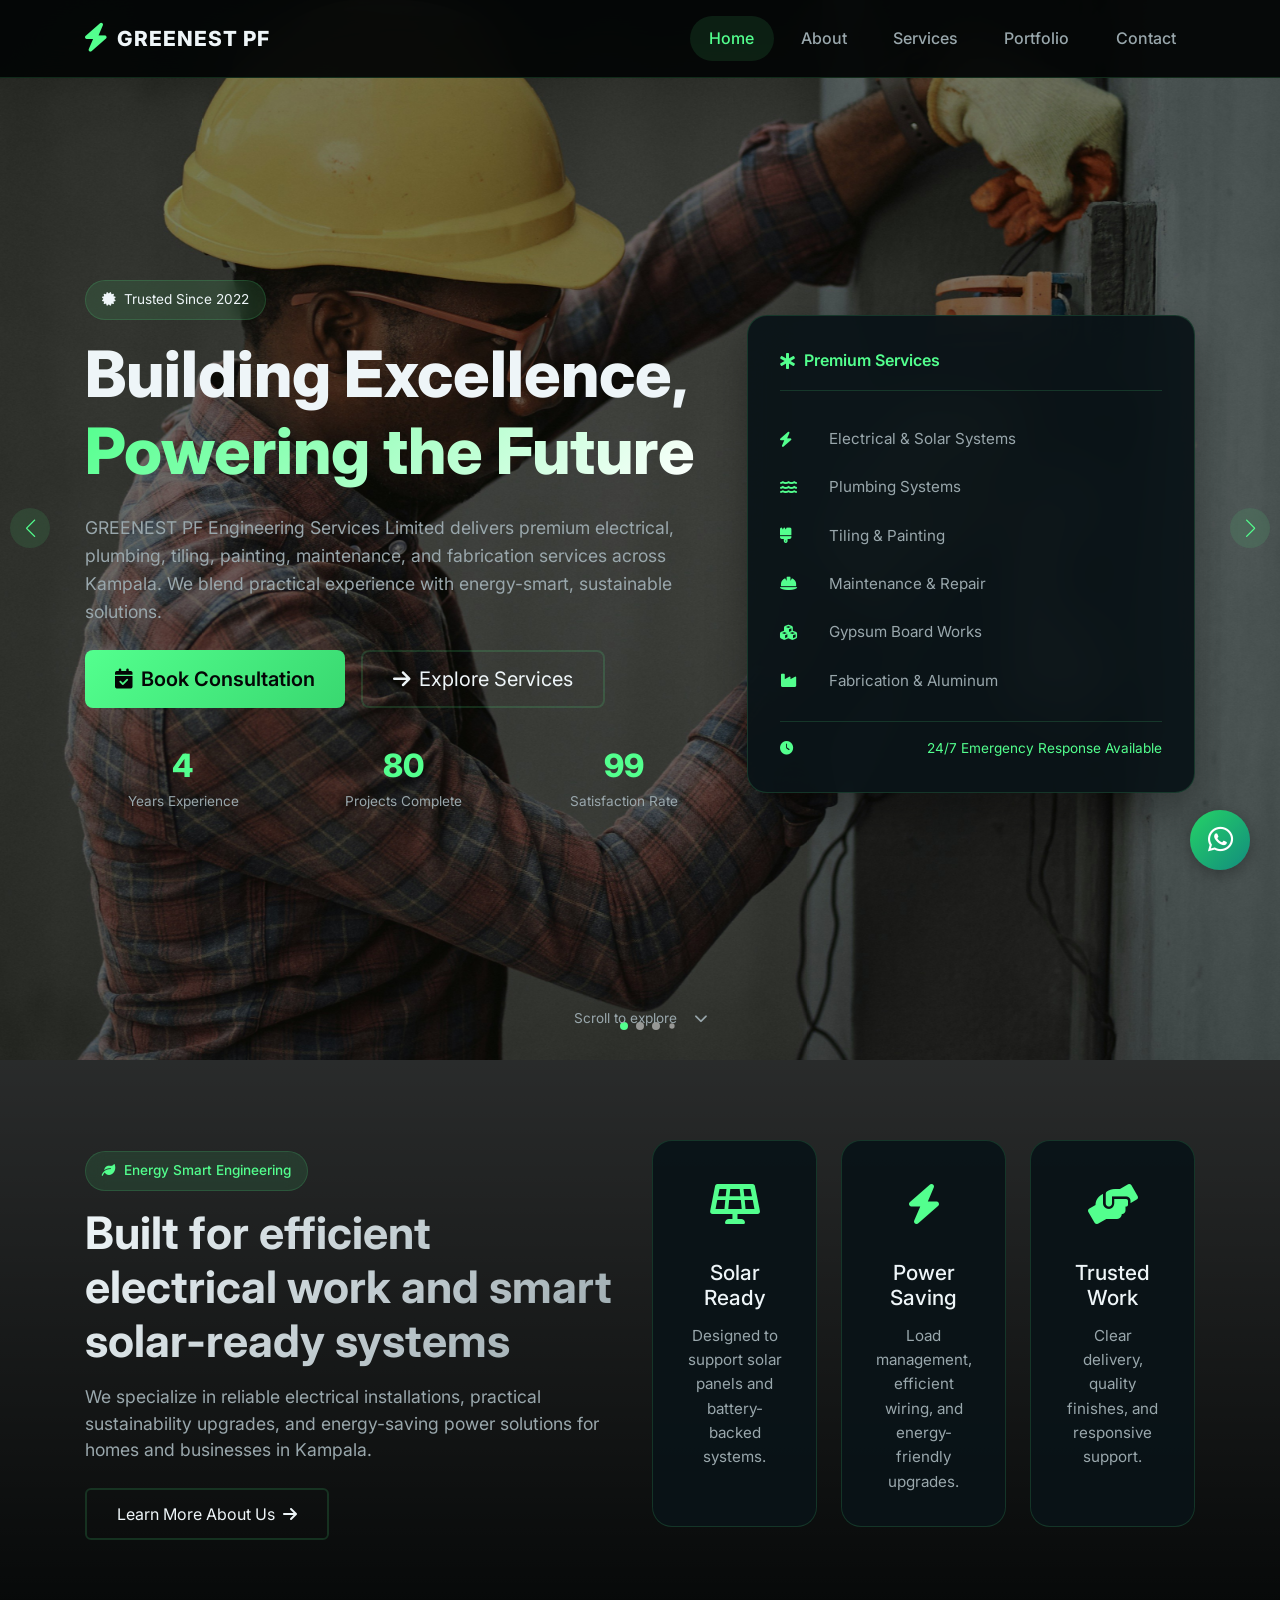
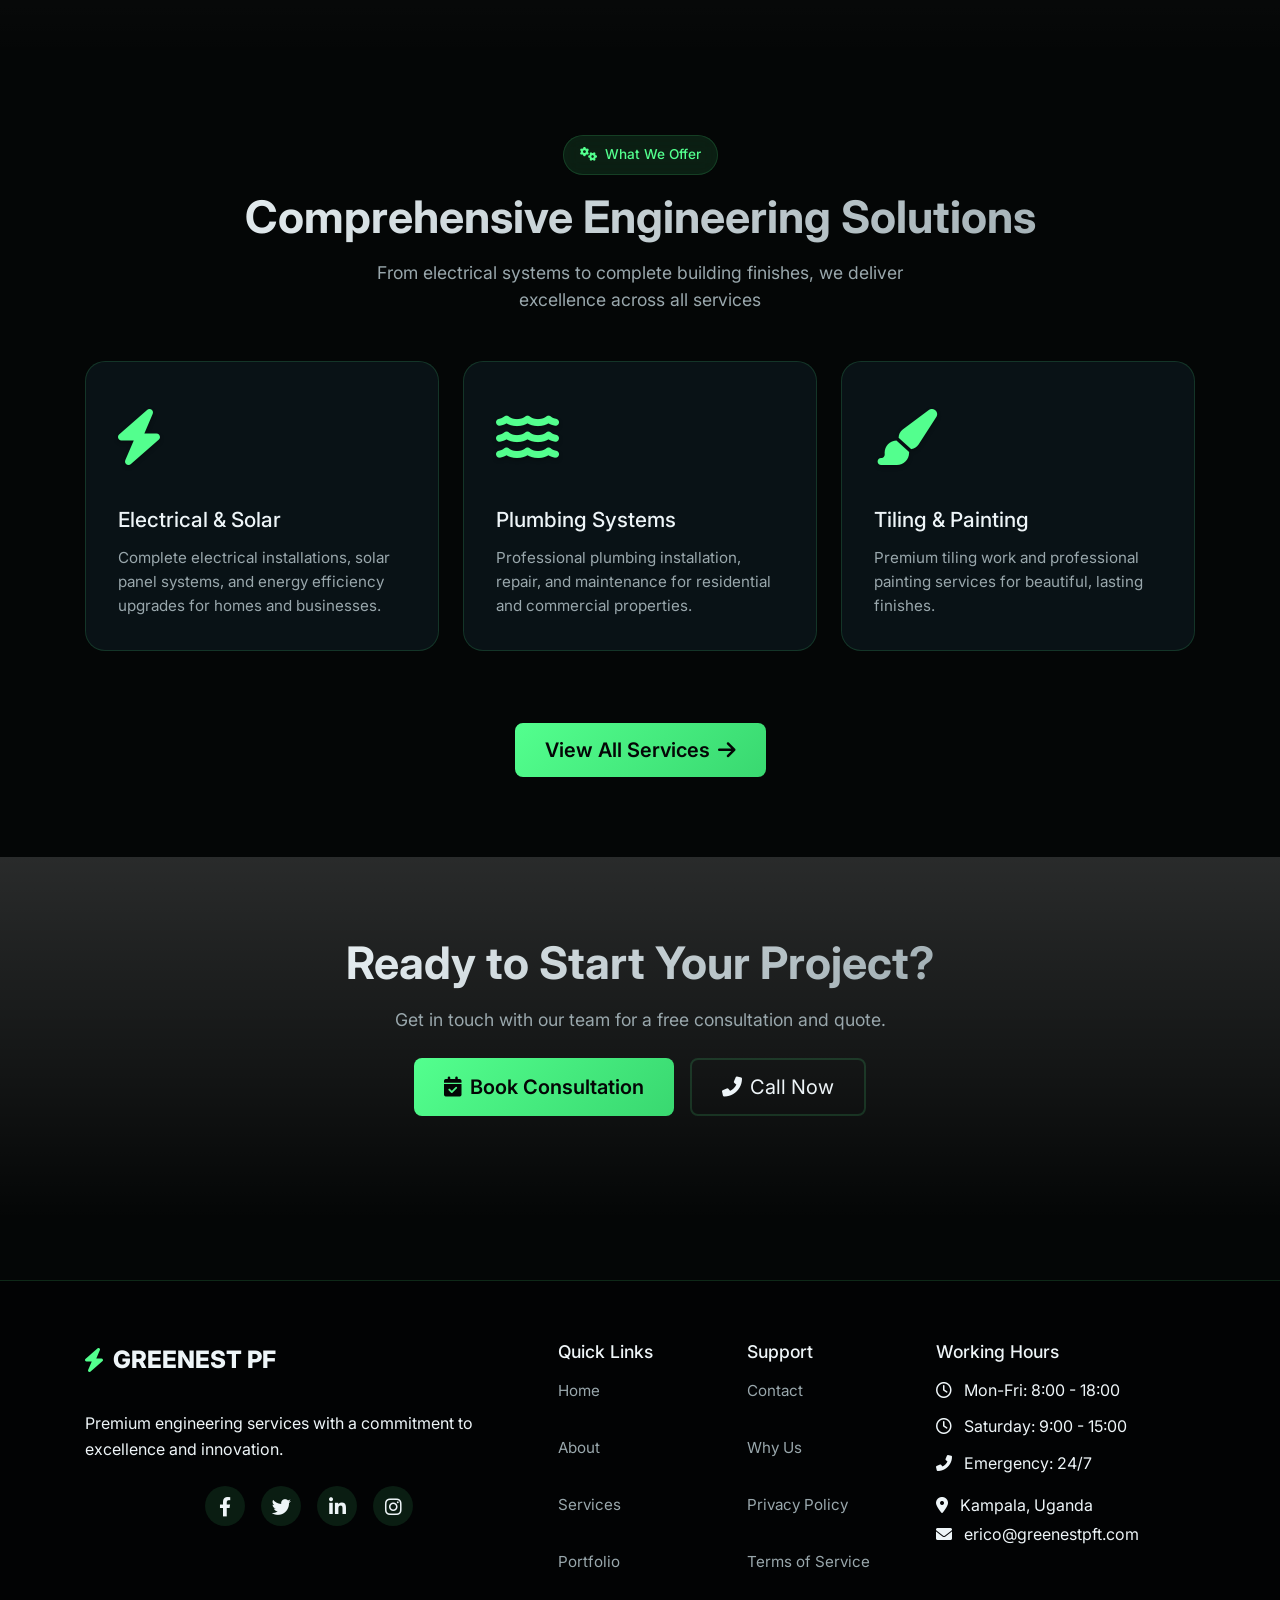
<file: index.html>
﻿<!DOCTYPE html>
<html lang="en">

<head>
  <meta charset="UTF-8">
  <meta name="viewport" content="width=device-width, initial-scale=1.0, user-scalable=yes, viewport-fit=cover">
  <meta name="description"
    content="GREENEST PF Engineering Services Ltd offers electrical, plumbing, tiling, painting, maintenance, gypsum board and fabrication services in Kampala.">
  <meta name="keywords" content="engineering, electrical, plumbing, construction, Kampala, Uganda">
  <meta name="author" content="GREENEST PF Engineering Services Ltd">
  <meta name="theme-color" content="#040606">

  <!-- Open Graph tags for better social sharing -->
  <meta property="og:title" content="GREENEST PF | Engineering Excellence in Kampala">
  <meta property="og:description" content="Premium electrical, plumbing, tiling, painting, and fabrication services">
  <meta property="og:type" content="website">
  <meta property="og:image" content="greenestpf/hero/greenestpf_work (1).jpg">

  <title>GREENEST PF | Engineering Excellence in Kampala</title>

  <!-- Preconnect for faster external resource loading -->
  <link rel="preconnect" href="https://cdn.jsdelivr.net">
  <link rel="preconnect" href="https://cdnjs.cloudflare.com">
  <link rel="preconnect" href="https://fonts.googleapis.com">
  <link rel="preconnect" href="https://fonts.gstatic.com" crossorigin>

  <!-- Bootstrap 5 CSS -->
  <link href="https://cdn.jsdelivr.net/npm/bootstrap@5.3.0/dist/css/bootstrap.min.css" rel="stylesheet">

  <!-- Font Awesome 6 -->
  <link rel="stylesheet" href="https://cdnjs.cloudflare.com/ajax/libs/font-awesome/6.0.0-beta3/css/all.min.css">

  <!-- Google Fonts -->
  <link
    href="https://fonts.googleapis.com/css2?family=Inter:opsz,wght@14..32,300;14..32,400;14..32,500;14..32,600;14..32,700;14..32,800&display=swap"
    rel="stylesheet">

  <!-- AOS Animation Library -->
  <link href="https://unpkg.com/aos@2.3.1/dist/aos.css" rel="stylesheet">

  <!-- Swiper JS for carousels -->
  <link rel="stylesheet" href="https://cdn.jsdelivr.net/npm/swiper@11/swiper-bundle.min.css" />

  <!-- Custom CSS -->
  <link rel="stylesheet" href="styles.css">

  <!-- Inline critical CSS for faster initial render -->
  <style>
    /* Critical CSS for above-the-fold content */
    body {
      opacity: 0;
      transition: opacity 0.3s ease;
    }

    body.loaded {
      opacity: 1;
    }

    .scroll-progress {
      position: fixed;
      top: 0;
      left: 0;
      width: 0%;
      height: 3px;
      background: linear-gradient(90deg, #53ff8e, #39d870);
      z-index: 1001;
      transition: width 0.1s ease;
    }

    @media (max-width: 768px) {

      .hero-section .swiper-button-next,
      .hero-section .swiper-button-prev {
        display: none;
      }
    }
  </style>
</head>

<body>
  <!-- Scroll Progress Bar -->
  <div class="scroll-progress"></div>

  <!-- Navigation -->
  <nav class="navbar navbar-expand-lg fixed-top" id="mainNav">
    <div class="container">
      <a class="navbar-brand" href="index.html" aria-label="GREENEST PF Home">
        <div class="logo-wrapper">
          <i class="fas fa-bolt" aria-hidden="true"></i>
          <span class="brand-text">GREENEST PF</span>
        </div>
      </a>

      <button class="navbar-toggler" type="button" data-bs-toggle="collapse" data-bs-target="#navbarNav"
        aria-controls="navbarNav" aria-expanded="false" aria-label="Toggle navigation menu">
        <span class="navbar-toggler-icon"></span>
      </button>

      <div class="collapse navbar-collapse" id="navbarNav">
        <ul class="navbar-nav ms-auto">
          <li class="nav-item">
            <a class="nav-link" href="#home">Home</a>
          </li>
          <li class="nav-item">
            <a class="nav-link" href="about.html">About</a>
          </li>
          <li class="nav-item">
            <a class="nav-link" href="services.html">Services</a>
          </li>
          <li class="nav-item">
            <a class="nav-link" href="portfolio.html">Portfolio</a>
          </li>
          <li class="nav-item">
            <a class="nav-link" href="contact.html">Contact</a>
          </li>
        </ul>
      </div>
    </div>
  </nav>

  <main>
    <!-- Hero Section -->
    <section id="home" class="hero-section">
      <!-- Hero Background Carousel -->
      <div class="swiper heroSwiper">
        <div class="swiper-wrapper">
          <!-- Add loading="lazy" for mobile performance -->
          <div class="swiper-slide" style="background-image: url('greenestpf/hero/greenestpf_work (1).jpg')"
            loading="lazy"></div>
          <div class="swiper-slide" style="background-image: url('greenestpf/hero/greenestpf_work (2).jpg')"
            loading="lazy"></div>
          <div class="swiper-slide" style="background-image: url('greenestpf/hero/greenestpf_work (3).jpg')"
            loading="lazy"></div>
          <div class="swiper-slide" style="background-image: url('greenestpf/hero/greenestpf_work (4).jpg')"
            loading="lazy"></div>
        </div>
        <div class="swiper-pagination"></div>
        <div class="swiper-button-next"></div>
        <div class="swiper-button-prev"></div>
      </div>
      <div class="hero-overlay"></div>
      <div class="container position-relative z-1">
        <div class="row min-vh-100 align-items-center">
          <div class="col-lg-7 mb-5 mb-lg-0" data-aos="fade-up" data-aos-duration="1000">
            <br>
            <div class="hero-badge mb-3">
              <i class="fas fa-certificate me-2" aria-hidden="true"></i>
              <span>Trusted Since 2022</span>
            </div>
            <h1 class="hero-title mb-4">
              Building Excellence,
              <span class="gradient-text">Powering the Future</span>
            </h1>
            <p class="hero-text mb-4">
              GREENEST PF Engineering Services Limited delivers premium electrical, plumbing, tiling, painting,
              maintenance,
              and fabrication services across Kampala. We blend practical experience with
              energy-smart, sustainable solutions.
            </p>
            <div class="hero-buttons d-flex flex-wrap gap-3 mb-4">
              <button type="button" class="btn btn-primary btn-lg open-booking">
                <i class="fas fa-calendar-check me-2" aria-hidden="true"></i>Book Consultation
              </button>
              <a href="services.html" class="btn btn-outline-light btn-lg">
                <i class="fas fa-arrow-right me-2" aria-hidden="true"></i>Explore Services
              </a>
            </div>
            <div class="row g-4 hero-stats">
              <div class="col-4">
                <div class="stat-card">
                  <div class="stat-number" data-count="4">0</div>
                  <div class="stat-label">Years Experience</div>
                </div>
              </div>
              <div class="col-4">
                <div class="stat-card">
                  <div class="stat-number" data-count="80">0</div>
                  <div class="stat-label">Projects Complete</div>
                </div>
              </div>
              <div class="col-4">
                <div class="stat-card">
                  <div class="stat-number" data-count="99">0</div>
                  <div class="stat-label">Satisfaction Rate</div>
                </div>
              </div>
            </div>
          </div>

          <div class="col-lg-5" data-aos="fade-left" data-aos-duration="1000" data-aos-delay="200">
            <div class="hero-card">
              <div class="hero-card-header">
                <i class="fas fa-star-of-life me-2" aria-hidden="true"></i>
                <span>Premium Services</span>
              </div>
              <ul class="hero-service-list list-unstyled">
                <li><i class="fas fa-bolt me-3" aria-hidden="true"></i> Electrical & Solar Systems</li>
                <li><i class="fas fa-water me-3" aria-hidden="true"></i> Plumbing Systems</li>
                <li><i class="fas fa-brush me-3" aria-hidden="true"></i> Tiling & Painting</li>
                <li><i class="fas fa-hard-hat me-3" aria-hidden="true"></i> Maintenance & Repair</li>
                <li><i class="fas fa-cubes me-3" aria-hidden="true"></i> Gypsum Board Works</li>
                <li><i class="fas fa-industry me-3" aria-hidden="true"></i> Fabrication & Aluminum</li>
              </ul>
              <div class="hero-card-footer">
                <i class="fas fa-clock me-2" aria-hidden="true"></i>
                <span>24/7 Emergency Response Available</span>
              </div>
            </div>
          </div>
        </div>
      </div>

      <div class="scroll-indicator" aria-label="Scroll to explore">
        <span>Scroll to explore</span>
        <i class="fas fa-chevron-down ms-2" aria-hidden="true"></i>
      </div>
    </section>

    <!-- About / Why Choose Us Section -->
    <section id="about" class="section-padding bg-gradient">
      <div class="container">
        <div class="row g-4 align-items-center">
          <div class="col-lg-6" data-aos="fade-right">
            <div class="section-badge d-inline-flex align-items-center mb-3">
              <i class="fas fa-leaf me-2" aria-hidden="true"></i>
              <span>Energy Smart Engineering</span>
            </div>
            <h2 class="section-title mb-3">Built for efficient electrical work and smart solar-ready systems</h2>
            <p class="section-subtitle">We specialize in reliable electrical installations, practical
              sustainability upgrades, and energy-saving power solutions for homes and businesses in Kampala.</p>
            <div class="mt-4">
              <a href="about.html" class="btn btn-outline-light">Learn More About Us <i
                  class="fas fa-arrow-right ms-2"></i></a>
            </div>
          </div>
          <div class="col-lg-6" data-aos="fade-left">
            <div class="row g-4">
              <div class="col-md-4 col-6">
                <div class="why-card text-center">
                  <div class="why-icon"><i class="fas fa-solar-panel" aria-hidden="true"></i></div>
                  <h3>Solar Ready</h3>
                  <p>Designed to support solar panels and battery-backed systems.</p>
                </div>
              </div>
              <div class="col-md-4 col-6">
                <div class="why-card text-center">
                  <div class="why-icon"><i class="fas fa-bolt" aria-hidden="true"></i></div>
                  <h3>Power Saving</h3>
                  <p>Load management, efficient wiring, and energy-friendly upgrades.</p>
                </div>
              </div>
              <div class="col-md-4 col-6">
                <div class="why-card text-center">
                  <div class="why-icon"><i class="fas fa-hands-helping" aria-hidden="true"></i></div>
                  <h3>Trusted Work</h3>
                  <p>Clear delivery, quality finishes, and responsive support.</p>
                </div>
              </div>
            </div>
          </div>
        </div>
      </div>
    </section>

    <!-- Services Highlight Section -->
    <section id="services-highlight" class="section-padding">
      <div class="container">
        <div class="text-center mb-5">
          <div class="section-badge d-inline-flex align-items-center mb-3">
            <i class="fas fa-cogs me-2"></i>
            <span>What We Offer</span>
          </div>
          <h2 class="section-title mb-3">Comprehensive Engineering Solutions</h2>
          <p class="section-subtitle mx-auto">From electrical systems to complete building finishes, we deliver
            excellence across all services</p>
        </div>
        <div class="row g-4">
          <div class="col-md-6 col-lg-4" data-aos="fade-up" data-aos-delay="0">
            <div class="service-card">
              <div class="service-icon"><i class="fas fa-bolt"></i></div>
              <h3>Electrical & Solar</h3>
              <p>Complete electrical installations, solar panel systems, and energy efficiency upgrades for homes and
                businesses.</p>
            </div>
          </div>
          <div class="col-md-6 col-lg-4" data-aos="fade-up" data-aos-delay="100">
            <div class="service-card">
              <div class="service-icon"><i class="fas fa-water"></i></div>
              <h3>Plumbing Systems</h3>
              <p>Professional plumbing installation, repair, and maintenance for residential and commercial properties.
              </p>
            </div>
          </div>
          <div class="col-md-6 col-lg-4" data-aos="fade-up" data-aos-delay="200">
            <div class="service-card">
              <div class="service-icon"><i class="fas fa-paint-brush"></i></div>
              <h3>Tiling & Painting</h3>
              <p>Premium tiling work and professional painting services for beautiful, lasting finishes.</p>
            </div>
          </div>
        </div>
        <div class="text-center mt-5">
          <a href="services.html" class="btn btn-primary btn-lg">View All Services <i
              class="fas fa-arrow-right ms-2"></i></a>
        </div>
      </div>
    </section>

    <!-- CTA Section -->
    <section class="section-padding text-center bg-gradient">
      <div class="container">
        <div class="row justify-content-center">
          <div class="col-lg-8">
            <h3 class="section-title mb-3">Ready to Start Your Project?</h3>
            <p class="section-subtitle mx-auto mb-4">Get in touch with our team for a free consultation and quote.</p>
            <div class="d-flex flex-wrap justify-content-center gap-3">
              <button type="button" class="btn btn-primary btn-lg open-booking">
                <i class="fas fa-calendar-check me-2"></i>Book Consultation
              </button>
              <a href="tel:+256783756775" class="btn btn-outline-light btn-lg">
                <i class="fas fa-phone-alt me-2"></i>Call Now
              </a>
            </div>
          </div>
        </div>
      </div>
    </section>
  </main>

  <!-- Footer -->
  <footer id="contact-footer" class="footer">
    <div class="container">
      <div class="row g-4">
        <div class="col-lg-5 col-md-12">
          <div class="footer-brand">
            <i class="fas fa-bolt" aria-hidden="true"></i>
            <span>GREENEST PF</span>
          </div>
          <p class="mt-3">Premium engineering services with a commitment to excellence and innovation.</p>
          <div class="social-links mt-4">
            <a href="#" aria-label="Facebook"><i class="fab fa-facebook-f"></i></a>
            <a href="#" aria-label="Twitter"><i class="fab fa-twitter"></i></a>
            <a href="#" aria-label="LinkedIn"><i class="fab fa-linkedin-in"></i></a>
            <a href="#" aria-label="Instagram"><i class="fab fa-instagram"></i></a>
          </div>
        </div>

        <div class="col-lg-2 col-md-4 col-6">
          <h4>Quick Links</h4>
          <ul class="footer-links list-unstyled">
            <li><a href="#home">Home</a></li>
            <li><a href="#about">About</a></li>
            <li><a href="services.html">Services</a></li>
            <li><a href="portfolio.html">Portfolio</a></li>
          </ul>
        </div>

        <div class="col-lg-2 col-md-4 col-6">
          <h4>Support</h4>
          <ul class="footer-links list-unstyled">
            <li><a href="#contact-footer">Contact</a></li>
            <li><a href="#about">Why Us</a></li>
            <li><a href="#">Privacy Policy</a></li>
            <li><a href="#">Terms of Service</a></li>
          </ul>
        </div>

        <div class="col-lg-3 col-md-4">
          <h4>Working Hours</h4>
          <ul class="footer-links list-unstyled">
            <li><i class="far fa-clock me-2" aria-hidden="true"></i> Mon-Fri: 8:00 - 18:00</li>
            <li><i class="far fa-clock me-2" aria-hidden="true"></i> Saturday: 9:00 - 15:00</li>
            <li><i class="fas fa-phone-alt me-2" aria-hidden="true"></i> Emergency: 24/7</li>
          </ul>
          <div class="mt-3">
            <p class="mb-1"><i class="fas fa-map-marker-alt me-2"></i> Kampala, Uganda</p>
            <p><i class="fas fa-envelope me-2"></i> erico@greenestpft.com</p>
          </div>
        </div>
      </div>

      <!-- <div class="footer-bottom text-center mt-5 pt-4">
        <p>&copy; 2026 GREENEST PF Engineering Services Ltd. All rights reserved.</p>
        <p class="mt-2">Built with <i class="fas fa-heart text-danger"></i> by <a
            href="https://kndjoshua.github.io/KnD/" target="_blank" rel="noopener noreferrer">KnDjoshua</a> in Kampala,
          Uganda</p>
      </div>
    </div> -->
  </footer>

  <!-- WhatsApp Float Button -->
  <a href="https://wa.me/256783756775" class="whatsapp-float" target="_blank" rel="noopener noreferrer"
    aria-label="Chat on WhatsApp">
    <i class="fab fa-whatsapp" aria-hidden="true"></i>
    <span class="whatsapp-tooltip">Chat with us</span>
  </a>

  <!-- Booking Modal -->
  <div class="booking-modal" id="bookingModal" aria-hidden="true" role="dialog" aria-labelledby="modalTitle">
    <div class="booking-modal-content">
      <button type="button" class="modal-close close-booking" aria-label="Close modal">
        <i class="fas fa-times" aria-hidden="true"></i>
      </button>
      <div class="modal-header">
        <h3 id="modalTitle">Book a Consultation</h3>
        <p>Send your booking request directly to greenestpf@gmail.com</p>
      </div>
      <form id="bookingForm" class="booking-form">
        <div class="row g-3">
          <div class="col-md-6 col-12">
            <label for="bookingName" class="form-label">Full Name *</label>
            <input type="text" id="bookingName" name="name" class="form-control" required>
          </div>
          <div class="col-md-6 col-12">
            <label for="bookingEmail" class="form-label">Email Address *</label>
            <input type="email" id="bookingEmail" name="email" class="form-control" required>
          </div>
          <div class="col-md-6 col-12">
            <label for="bookingPhone" class="form-label">Phone Number</label>
            <input type="tel" id="bookingPhone" name="phone" class="form-control">
          </div>
          <div class="col-md-6 col-12">
            <label for="bookingService" class="form-label">Service Needed *</label>
            <select id="bookingService" name="service" class="form-select" required>
              <option value="">Select a service</option>
              <option value="Electrical Installation">Electrical Installation</option>
              <option value="Solar & Efficiency Upgrade">Solar & Efficiency Upgrade</option>
              <option value="Plumbing">Plumbing</option>
              <option value="Tiling & Painting">Tiling & Painting</option>
              <option value="Maintenance">Maintenance</option>
              <option value="Gypsum Board Works">Gypsum Board Works</option>
              <option value="Fabrication & Aluminum">Fabrication & Aluminum</option>
            </select>
          </div>
          <div class="col-md-6 col-12">
            <label for="bookingDate" class="form-label">Preferred Date</label>
            <input type="date" id="bookingDate" name="date" class="form-control">
          </div>
          <div class="col-12">
            <label for="bookingMessage" class="form-label">Project Details</label>
            <textarea id="bookingMessage" name="message" class="form-control" rows="4"
              placeholder="Tell us briefly about your project requirements"></textarea>
          </div>
        </div>
        <div class="text-end mt-4">
          <button type="submit" class="btn btn-primary btn-lg">Send Booking Request</button>
        </div>
      </form>
    </div>
  </div>

  <!-- Scripts with defer for better loading performance -->
  <script src="https://cdn.jsdelivr.net/npm/bootstrap@5.3.0/dist/js/bootstrap.bundle.min.js" defer></script>
  <script src="https://unpkg.com/aos@2.3.1/dist/aos.js" defer></script>
  <script src="https://cdn.jsdelivr.net/npm/swiper@11/swiper-bundle.min.js" defer></script>
  <script src="script.js" defer></script>

  <!-- Fallback for older browsers -->
  <script>
    // Simple fallback if AOS doesn't load
    window.addEventListener('load', function () {
      if (typeof AOS !== 'undefined') {
        AOS.refresh();
      }
      document.body.classList.add('loaded');
    });
  </script>
</body>

</html>
</file>
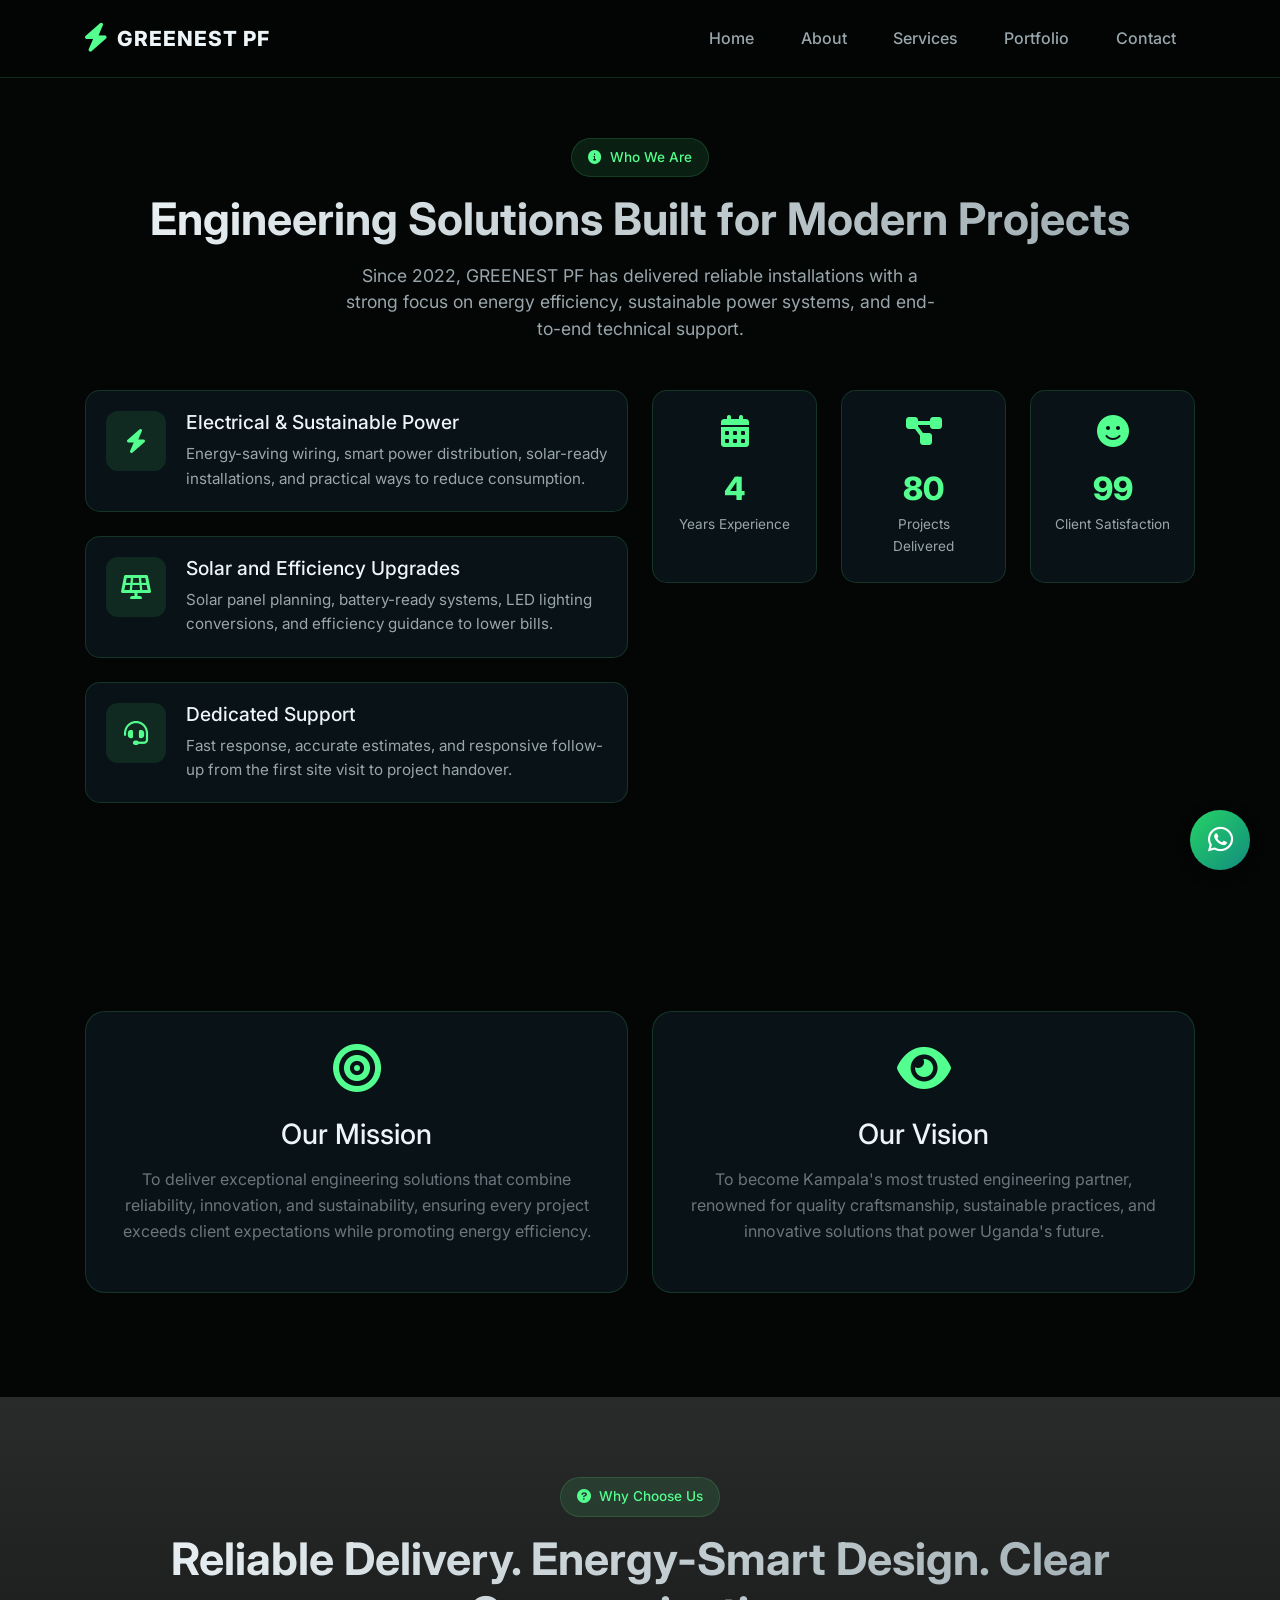
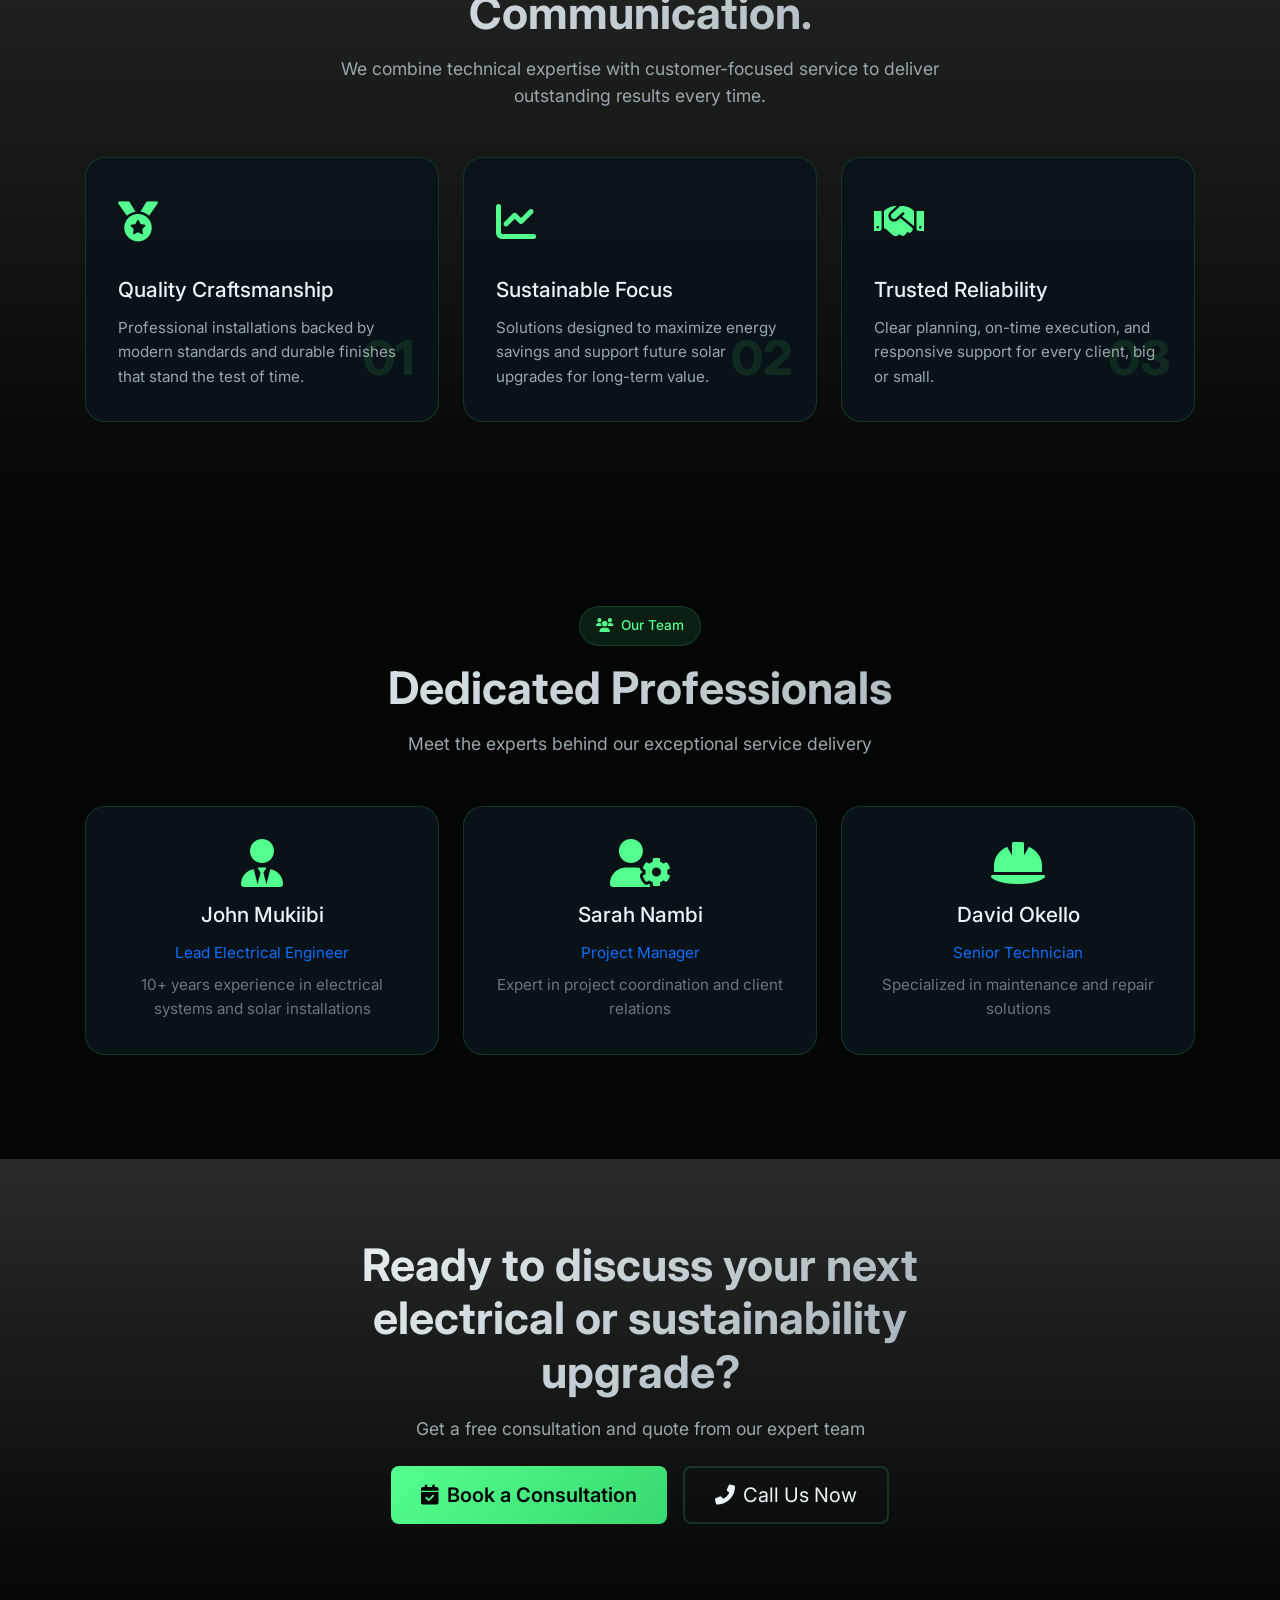
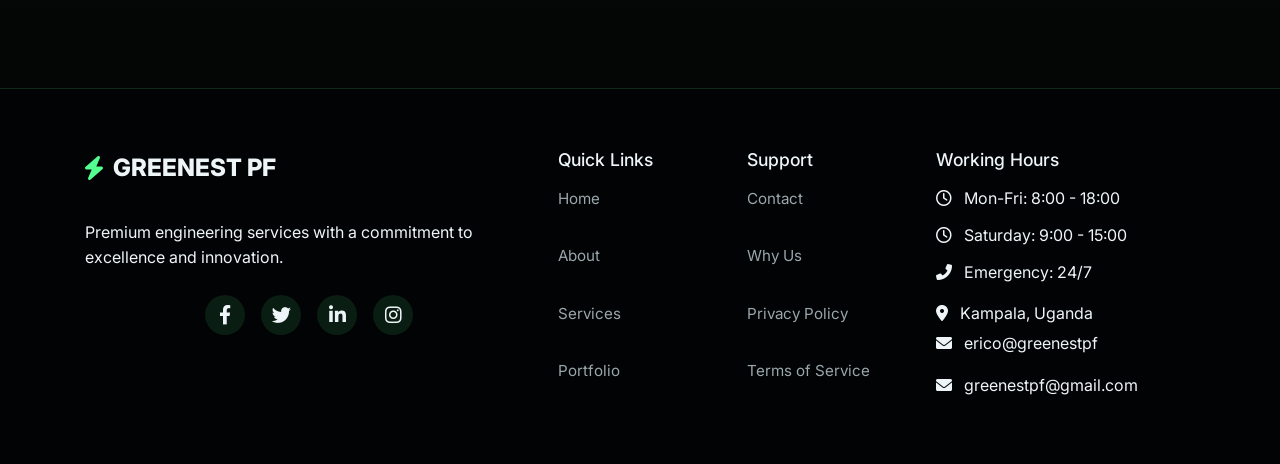
<file: about.html>
<!DOCTYPE html>
<html lang="en">

<head>
    <meta charset="UTF-8">
    <meta name="viewport" content="width=device-width, initial-scale=1.0, user-scalable=yes, viewport-fit=cover">
    <meta name="description"
        content="GREENEST PF Engineering Services Ltd offers electrical, plumbing, tiling, painting, maintenance, gypsum board and fabrication services in Kampala.">
    <meta name="keywords" content="engineering, electrical, plumbing, construction, Kampala, Uganda">
    <meta name="author" content="GREENEST PF Engineering Services Ltd">
    <meta name="theme-color" content="#040606">

    <!-- Open Graph tags -->
    <meta property="og:title" content="About GREENEST PF | Engineering Excellence in Kampala">
    <meta property="og:description" content="Premium electrical, plumbing, tiling, painting, and fabrication services">
    <meta property="og:type" content="website">

    <title>About | GREENEST PF - Engineering Excellence in Kampala</title>

    <!-- Preconnect for faster loading -->
    <link rel="preconnect" href="https://cdn.jsdelivr.net">
    <link rel="preconnect" href="https://cdnjs.cloudflare.com">
    <link rel="preconnect" href="https://fonts.googleapis.com">
    <link rel="preconnect" href="https://fonts.gstatic.com" crossorigin>

    <link href="https://cdn.jsdelivr.net/npm/bootstrap@5.3.0/dist/css/bootstrap.min.css" rel="stylesheet">
    <link rel="stylesheet" href="https://cdnjs.cloudflare.com/ajax/libs/font-awesome/6.0.0-beta3/css/all.min.css">
    <link
        href="https://fonts.googleapis.com/css2?family=Inter:opsz,wght@14..32,300;14..32,400;14..32,500;14..32,600;14..32,700;14..32,800&display=swap"
        rel="stylesheet">
    <link href="https://unpkg.com/aos@2.3.1/dist/aos.css" rel="stylesheet">
    <link rel="stylesheet" href="styles.css">

    <!-- Critical CSS for above-the-fold -->
    <style>
        body {
            opacity: 0;
            transition: opacity 0.3s ease;
        }

        body.loaded {
            opacity: 1;
        }

        .scroll-progress {
            position: fixed;
            top: 0;
            left: 0;
            width: 0%;
            height: 3px;
            background: linear-gradient(90deg, #53ff8e, #39d870);
            z-index: 1001;
            transition: width 0.1s ease;
        }

        .pt-7 {
            padding-top: 7rem;
        }

        @media (max-width: 768px) {
            .pt-7 {
                padding-top: 5rem;
            }
        }
    </style>
</head>

<body>
    <div class="scroll-progress"></div>

    <!-- Navigation -->
    <nav class="navbar navbar-expand-lg fixed-top" id="mainNav">
        <div class="container">
            <br>
            <a class="navbar-brand" href="index.html" aria-label="GREENEST PF Home">
                <div class="logo-wrapper">
                    <i class="fas fa-bolt" aria-hidden="true"></i>
                    <span class="brand-text">GREENEST PF</span>
                </div>
            </a>
            <button class="navbar-toggler" type="button" data-bs-toggle="collapse" data-bs-target="#navbarNav"
                aria-controls="navbarNav" aria-expanded="false" aria-label="Toggle navigation menu">
                <span class="navbar-toggler-icon"></span>
            </button>
            <div class="collapse navbar-collapse" id="navbarNav">
                <ul class="navbar-nav ms-auto">
                    <li class="nav-item"><a class="nav-link" href="index.html">Home</a></li>
                    <li class="nav-item"><a class="nav-link active" href="about.html">About</a></li>
                    <li class="nav-item"><a class="nav-link" href="services.html">Services</a></li>
                    <li class="nav-item"><a class="nav-link" href="portfolio.html">Portfolio</a></li>
                    <li class="nav-item"><a class="nav-link" href="contact.html">Contact</a></li>
                </ul>
            </div>
        </div>
    </nav>

    <main>
        <!-- Hero About Section -->
        <section class="section-padding pt-7" id="about">
            <div class="container">
                <br>
                <div class="text-center mb-5" data-aos="fade-up">
                    <div class="section-badge d-inline-flex align-items-center mb-3">
                        <i class="fas fa-info-circle me-2" aria-hidden="true"></i>
                        <span>Who We Are</span>
                    </div>
                    <h1 class="section-title mb-3">Engineering Solutions Built for Modern Projects</h1>
                    <p class="section-subtitle mx-auto">Since 2022, GREENEST PF has delivered reliable installations
                        with a strong focus on energy efficiency, sustainable power systems, and end-to-end technical
                        support.</p>
                </div>

                <div class="row g-4 align-items-start">
                    <div class="col-lg-6" data-aos="fade-right" data-aos-delay="100">
                        <div class="about-features">
                            <div class="about-feature mb-4">
                                <div class="feature-icon"><i class="fas fa-bolt" aria-hidden="true"></i></div>
                                <div class="feature-content">
                                    <h3>Electrical & Sustainable Power</h3>
                                    <p>Energy-saving wiring, smart power distribution, solar-ready installations, and
                                        practical ways to reduce consumption.</p>
                                </div>
                            </div>
                            <div class="about-feature mb-4">
                                <div class="feature-icon"><i class="fas fa-solar-panel" aria-hidden="true"></i></div>
                                <div class="feature-content">
                                    <h3>Solar and Efficiency Upgrades</h3>
                                    <p>Solar panel planning, battery-ready systems, LED lighting conversions, and
                                        efficiency guidance to lower bills.</p>
                                </div>
                            </div>
                            <div class="about-feature mb-4">
                                <div class="feature-icon"><i class="fas fa-headset" aria-hidden="true"></i></div>
                                <div class="feature-content">
                                    <h3>Dedicated Support</h3>
                                    <p>Fast response, accurate estimates, and responsive follow-up from the first site
                                        visit to project handover.</p>
                                </div>
                            </div>
                        </div>
                    </div>

                    <div class="col-lg-6" data-aos="fade-left" data-aos-delay="200">
                        <div class="row g-4">
                            <div class="col-md-4 col-6">
                                <div class="stats-card text-center">
                                    <i class="fas fa-calendar-alt stats-icon" aria-hidden="true"></i>
                                    <div class="stats-number" data-count="4">0</div>
                                    <div class="stats-label">Years Experience</div>
                                </div>
                            </div>
                            <div class="col-md-4 col-6">
                                <div class="stats-card text-center">
                                    <i class="fas fa-project-diagram stats-icon" aria-hidden="true"></i>
                                    <div class="stats-number" data-count="80">0</div>
                                    <div class="stats-label">Projects Delivered</div>
                                </div>
                            </div>
                            <div class="col-md-4 col-6">
                                <div class="stats-card text-center">
                                    <i class="fas fa-smile stats-icon" aria-hidden="true"></i>
                                    <div class="stats-number" data-count="99">0</div>
                                    <div class="stats-label">Client Satisfaction</div>
                                </div>
                            </div>
                        </div>
                    </div>
                </div>
            </div>
        </section>

        <!-- Mission & Vision Section -->
        <section class="section-padding">
            <div class="container">
                <div class="row g-4">
                    <div class="col-md-6" data-aos="fade-up" data-aos-delay="0">
                        <div class="contact-info h-100">
                            <div class="text-center mb-4">
                                <i class="fas fa-bullseye" style="font-size: 3rem; color: var(--primary);"></i>
                            </div>
                            <h3 class="text-center mb-3">Our Mission</h3>
                            <p class="text-center text-secondary">To deliver exceptional engineering solutions that
                                combine reliability, innovation, and sustainability, ensuring every project exceeds
                                client expectations while promoting energy efficiency.</p>
                        </div>
                    </div>
                    <div class="col-md-6" data-aos="fade-up" data-aos-delay="100">
                        <div class="contact-info h-100">
                            <div class="text-center mb-4">
                                <i class="fas fa-eye" style="font-size: 3rem; color: var(--primary);"></i>
                            </div>
                            <h3 class="text-center mb-3">Our Vision</h3>
                            <p class="text-center text-secondary">To become Kampala's most trusted engineering partner,
                                renowned for quality craftsmanship, sustainable practices, and innovative solutions that
                                power Uganda's future.</p>
                        </div>
                    </div>
                </div>
            </div>
        </section>

        <!-- Why Choose Us Section -->
        <section class="section-padding bg-gradient">
            <div class="container">
                <div class="text-center mb-5" data-aos="fade-up">
                    <div class="section-badge d-inline-flex align-items-center mb-3">
                        <i class="fas fa-question-circle me-2" aria-hidden="true"></i>
                        <span>Why Choose Us</span>
                    </div>
                    <h2 class="section-title mb-3">Reliable Delivery. Energy-Smart Design. Clear Communication.</h2>
                    <p class="section-subtitle mx-auto">We combine technical expertise with customer-focused service to
                        deliver outstanding results every time.</p>
                </div>
                <div class="row g-4">
                    <div class="col-md-4 col-12" data-aos="fade-up" data-aos-delay="0">
                        <div class="why-card h-100">
                            <div class="why-icon"><i class="fas fa-medal" aria-hidden="true"></i></div>
                            <h3>Quality Craftsmanship</h3>
                            <p>Professional installations backed by modern standards and durable finishes that stand the
                                test of time.</p>
                            <div class="why-number">01</div>
                        </div>
                    </div>
                    <div class="col-md-4 col-12" data-aos="fade-up" data-aos-delay="100">
                        <div class="why-card h-100">
                            <div class="why-icon"><i class="fas fa-chart-line" aria-hidden="true"></i></div>
                            <h3>Sustainable Focus</h3>
                            <p>Solutions designed to maximize energy savings and support future solar upgrades for
                                long-term value.</p>
                            <div class="why-number">02</div>
                        </div>
                    </div>
                    <div class="col-md-4 col-12" data-aos="fade-up" data-aos-delay="200">
                        <div class="why-card h-100">
                            <div class="why-icon"><i class="fas fa-handshake" aria-hidden="true"></i></div>
                            <h3>Trusted Reliability</h3>
                            <p>Clear planning, on-time execution, and responsive support for every client, big or small.
                            </p>
                            <div class="why-number">03</div>
                        </div>
                    </div>
                </div>
            </div>
        </section>

        <!-- Team Section -->
        <section class="section-padding">
            <div class="container">
                <div class="text-center mb-5" data-aos="fade-up">
                    <div class="section-badge d-inline-flex align-items-center mb-3">
                        <i class="fas fa-users me-2"></i>
                        <span>Our Team</span>
                    </div>
                    <h2 class="section-title mb-3">Dedicated Professionals</h2>
                    <p class="section-subtitle mx-auto">Meet the experts behind our exceptional service delivery</p>
                </div>
                <div class="row g-4">
                    <div class="col-md-4 col-12" data-aos="fade-up" data-aos-delay="0">
                        <div class="service-card text-center">
                            <i class="fas fa-user-tie"
                                style="font-size: 3rem; color: var(--primary); margin-bottom: 1rem;"></i>
                            <h3>John Mukiibi</h3>
                            <p class="text-primary mb-2">Lead Electrical Engineer</p>
                            <p class="text-secondary small">10+ years experience in electrical systems and solar
                                installations</p>
                        </div>
                    </div>
                    <div class="col-md-4 col-12" data-aos="fade-up" data-aos-delay="100">
                        <div class="service-card text-center">
                            <i class="fas fa-user-cog"
                                style="font-size: 3rem; color: var(--primary); margin-bottom: 1rem;"></i>
                            <h3>Sarah Nambi</h3>
                            <p class="text-primary mb-2">Project Manager</p>
                            <p class="text-secondary small">Expert in project coordination and client relations</p>
                        </div>
                    </div>
                    <div class="col-md-4 col-12" data-aos="fade-up" data-aos-delay="200">
                        <div class="service-card text-center">
                            <i class="fas fa-hard-hat"
                                style="font-size: 3rem; color: var(--primary); margin-bottom: 1rem;"></i>
                            <h3>David Okello</h3>
                            <p class="text-primary mb-2">Senior Technician</p>
                            <p class="text-secondary small">Specialized in maintenance and repair solutions</p>
                        </div>
                    </div>
                </div>
            </div>
        </section>

        <!-- CTA Section -->
        <section class="section-padding text-center bg-gradient" data-aos="fade-up">
            <div class="container">
                <div class="row justify-content-center">
                    <div class="col-lg-8">
                        <h3 class="section-title mb-3">Ready to discuss your next electrical or sustainability upgrade?
                        </h3>
                        <p class="section-subtitle mx-auto mb-4">Get a free consultation and quote from our expert team
                        </p>
                        <div class="d-flex flex-wrap justify-content-center gap-3">
                            <button type="button" class="btn btn-primary btn-lg open-booking">
                                <i class="fas fa-calendar-check me-2" aria-hidden="true"></i>Book a Consultation
                            </button>
                            <a href="tel:+256783756775" class="btn btn-outline-light btn-lg">
                                <i class="fas fa-phone-alt me-2" aria-hidden="true"></i>Call Us Now
                            </a>
                        </div>
                    </div>
                </div>
            </div>
        </section>
    </main>

    <!-- Footer -->
    <footer class="footer">
        <div class="container">
            <div class="row g-4">
                <div class="col-lg-5 col-md-12">
                    <div class="footer-brand"><i class="fas fa-bolt" aria-hidden="true"></i><span>GREENEST PF</span>
                    </div>
                    <p class="mt-3">Premium engineering services with a commitment to excellence and innovation.</p>
                    <div class="social-links mt-4">
                        <a href="#" aria-label="Facebook"><i class="fab fa-facebook-f"></i></a>
                        <a href="#" aria-label="Twitter"><i class="fab fa-twitter"></i></a>
                        <a href="#" aria-label="LinkedIn"><i class="fab fa-linkedin-in"></i></a>
                        <a href="#" aria-label="Instagram"><i class="fab fa-instagram"></i></a>
                    </div>
                </div>
                <div class="col-lg-2 col-md-4 col-6">
                    <h4>Quick Links</h4>
                    <ul class="footer-links list-unstyled">
                        <li><a href="index.html">Home</a></li>
                        <li><a href="about.html">About</a></li>
                        <li><a href="services.html">Services</a></li>
                        <li><a href="portfolio.html">Portfolio</a></li>
                    </ul>
                </div>
                <div class="col-lg-2 col-md-4 col-6">
                    <h4>Support</h4>
                    <ul class="footer-links list-unstyled">
                        <li><a href="contact.html">Contact</a></li>
                        <li><a href="about.html">Why Us</a></li>
                        <li><a href="#">Privacy Policy</a></li>
                        <li><a href="#">Terms of Service</a></li>
                    </ul>
                </div>
                <div class="col-lg-3 col-md-4">
                    <h4>Working Hours</h4>
                    <ul class="footer-links list-unstyled">
                        <li><i class="far fa-clock me-2" aria-hidden="true"></i> Mon-Fri: 8:00 - 18:00</li>
                        <li><i class="far fa-clock me-2" aria-hidden="true"></i> Saturday: 9:00 - 15:00</li>
                        <li><i class="fas fa-phone-alt me-2" aria-hidden="true"></i> Emergency: 24/7</li>
                    </ul>
                    <div class="mt-3">
                        <p class="mb-1"><i class="fas fa-map-marker-alt me-2"></i> Kampala, Uganda</p>
                        <p><i class="fas fa-envelope me-2"></i> erico@greenestpf</p>
                        <p><i class="fas fa-envelope me-2"></i> greenestpf@gmail.com</p>
                    </div>
                </div>
            </div>

            <!-- <div class="footer-bottom text-center mt-5 pt-4">
                <p>&copy; 2026 GREENEST PF Engineering Services Ltd. All rights reserved.</p>
                <p class="mt-2">Built with <i class="fas fa-heart text-danger"></i> by <a
                        href="https://kndjoshua.github.io/KnD/" target="_blank" rel="noopener noreferrer">KnDjoshua</a>
                    in Kampala, Uganda</p>
            </div>
        </div> -->
    </footer>

    <!-- WhatsApp Float Button -->
    <a href="https://wa.me/256783756775" class="whatsapp-float" target="_blank" rel="noopener noreferrer"
        aria-label="Chat on WhatsApp">
        <i class="fab fa-whatsapp" aria-hidden="true"></i>
        <span class="whatsapp-tooltip">Chat with us</span>
    </a>

    <!-- Booking Modal -->
    <div class="booking-modal" id="bookingModal" aria-hidden="true" role="dialog" aria-labelledby="modalTitle">
        <div class="booking-modal-content">
            <button type="button" class="modal-close close-booking" aria-label="Close modal">
                <i class="fas fa-times" aria-hidden="true"></i>
            </button>
            <div class="modal-header">
                <h3 id="modalTitle">Book a Consultation</h3>
                <p>Send your booking request directly to greenestpf@gmail.com</p>
            </div>
            <form id="bookingForm" class="booking-form">
                <div class="row g-3">
                    <div class="col-md-6 col-12">
                        <label for="bookingName" class="form-label">Full Name *</label>
                        <input type="text" id="bookingName" name="name" class="form-control" required>
                    </div>
                    <div class="col-md-6 col-12">
                        <label for="bookingEmail" class="form-label">Email Address *</label>
                        <input type="email" id="bookingEmail" name="email" class="form-control" required>
                    </div>
                    <div class="col-md-6 col-12">
                        <label for="bookingPhone" class="form-label">Phone Number</label>
                        <input type="tel" id="bookingPhone" name="phone" class="form-control">
                    </div>
                    <div class="col-md-6 col-12">
                        <label for="bookingService" class="form-label">Service Needed *</label>
                        <select id="bookingService" name="service" class="form-select" required>
                            <option value="">Select a service</option>
                            <option value="Electrical Installation">Electrical Installation</option>
                            <option value="Solar & Efficiency Upgrade">Solar & Efficiency Upgrade</option>
                            <option value="Plumbing">Plumbing</option>
                            <option value="Tiling & Painting">Tiling & Painting</option>
                            <option value="Maintenance">Maintenance</option>
                            <option value="Gypsum Board Works">Gypsum Board Works</option>
                            <option value="Fabrication & Aluminum">Fabrication & Aluminum</option>
                        </select>
                    </div>
                    <div class="col-md-6 col-12">
                        <label for="bookingDate" class="form-label">Preferred Date</label>
                        <input type="date" id="bookingDate" name="date" class="form-control">
                    </div>
                    <div class="col-12">
                        <label for="bookingMessage" class="form-label">Project Details</label>
                        <textarea id="bookingMessage" name="message" class="form-control" rows="4"
                            placeholder="Tell us briefly about your project requirements"></textarea>
                    </div>
                </div>
                <div class="text-end mt-4">
                    <button type="submit" class="btn btn-primary btn-lg">Send Booking Request</button>
                </div>
            </form>
        </div>
    </div>

    <!-- Scripts with defer for performance -->
    <script src="https://cdn.jsdelivr.net/npm/bootstrap@5.3.0/dist/js/bootstrap.bundle.min.js" defer></script>
    <script src="https://unpkg.com/aos@2.3.1/dist/aos.js" defer></script>
    <script src="script.js" defer></script>

    <!-- Fallback initialization -->
    <script>
        window.addEventListener('load', function () {
            if (typeof AOS !== 'undefined') {
                AOS.refresh();
            }
            document.body.classList.add('loaded');
        });
    </script>
</body>

</html>
</file>
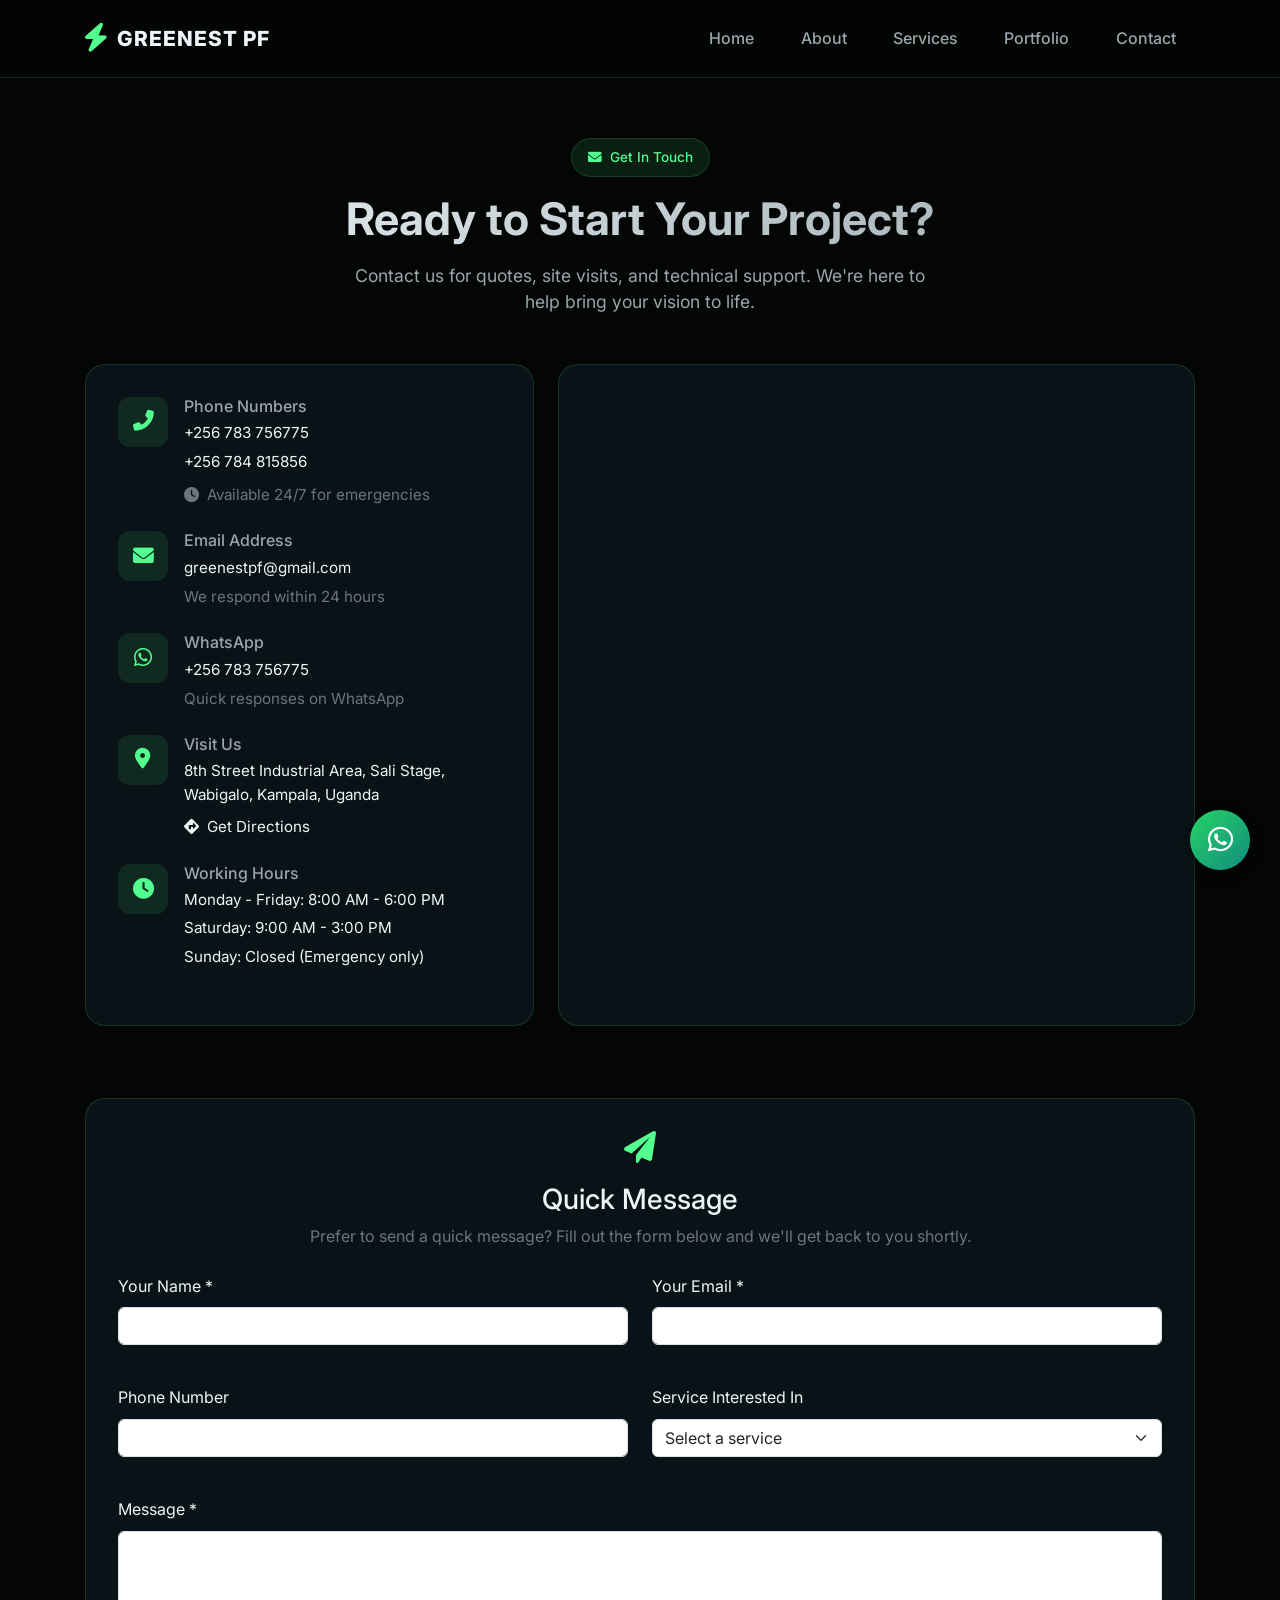
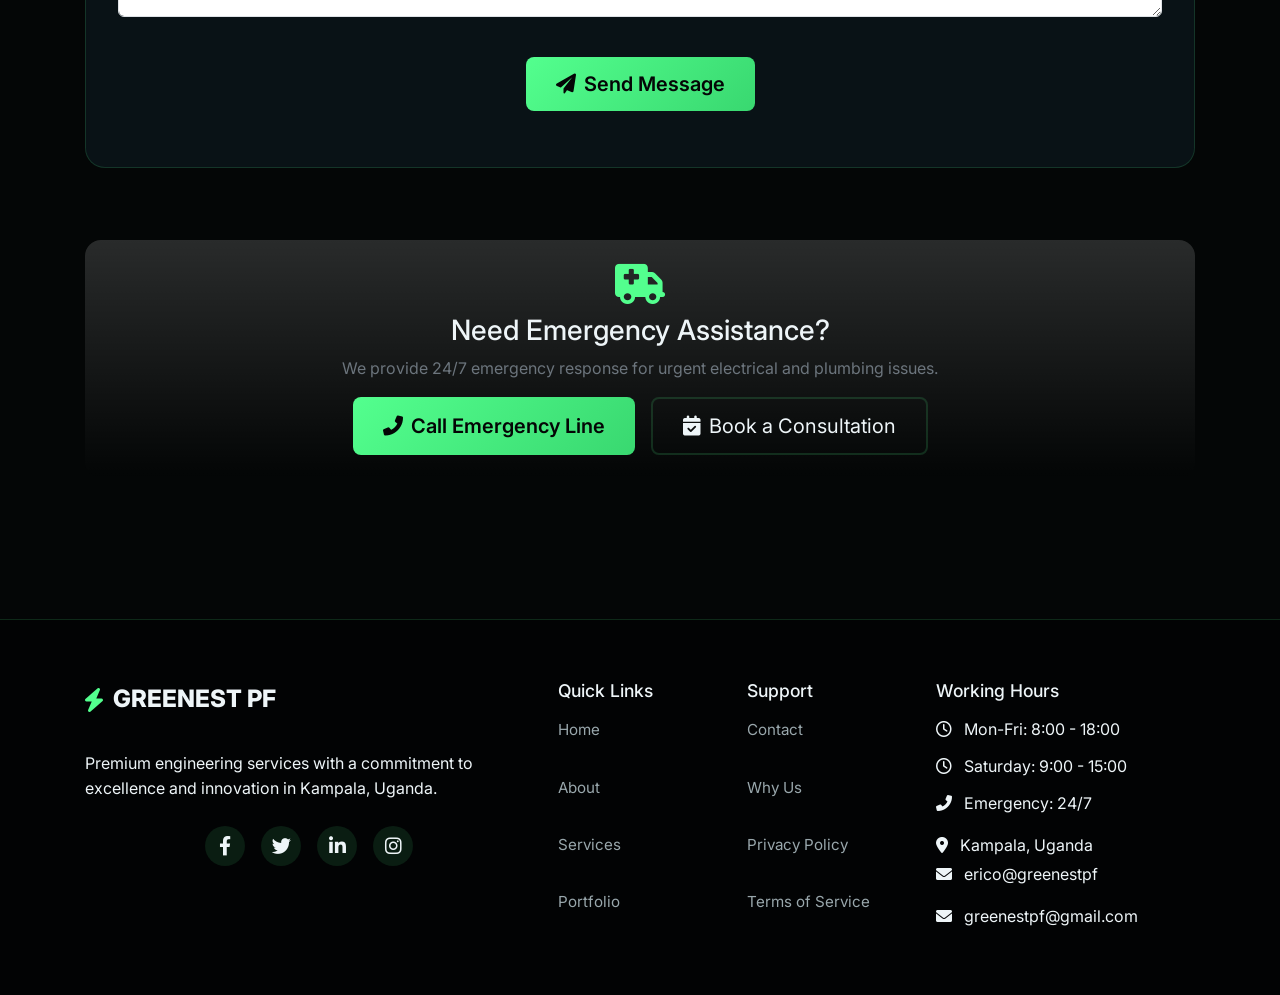
<file: contact.html>
<!DOCTYPE html>
<html lang="en">

<head>
    <meta charset="UTF-8">
    <meta name="viewport" content="width=device-width, initial-scale=1.0, user-scalable=yes, viewport-fit=cover">
    <meta name="description"
        content="Contact GREENEST PF Engineering Services Ltd for electrical, plumbing, tiling, painting, maintenance, gypsum board and fabrication services in Kampala. Get a free quote today!">
    <meta name="keywords" content="engineering, electrical, plumbing, construction, Kampala, Uganda, contact, quote">
    <meta name="author" content="GREENEST PF Engineering Services Ltd">
    <meta name="theme-color" content="#040606">

    <!-- Open Graph tags -->
    <meta property="og:title" content="Contact GREENEST PF | Get a Free Quote Today">
    <meta property="og:description"
        content="Premium engineering services in Kampala. Contact us for electrical, plumbing, tiling and more.">
    <meta property="og:type" content="website">
    <meta property="og:image" content="greenestpf/hero/greenestpf_work (1).jpg">

    <title>Contact | GREENEST PF - Get a Free Quote for Engineering Services</title>

    <!-- Preconnect for faster loading -->
    <link rel="preconnect" href="https://cdn.jsdelivr.net">
    <link rel="preconnect" href="https://cdnjs.cloudflare.com">
    <link rel="preconnect" href="https://fonts.googleapis.com">
    <link rel="preconnect" href="https://fonts.gstatic.com" crossorigin>

    <link href="https://cdn.jsdelivr.net/npm/bootstrap@5.3.0/dist/css/bootstrap.min.css" rel="stylesheet">
    <link rel="stylesheet" href="https://cdnjs.cloudflare.com/ajax/libs/font-awesome/6.0.0-beta3/css/all.min.css">
    <link
        href="https://fonts.googleapis.com/css2?family=Inter:opsz,wght@14..32,300;14..32,400;14..32,500;14..32,600;14..32,700;14..32,800&display=swap"
        rel="stylesheet">
    <link href="https://unpkg.com/aos@2.3.1/dist/aos.css" rel="stylesheet">
    <link rel="stylesheet" href="styles.css">

    <!-- Critical CSS -->
    <style>
        body {
            opacity: 0;
            transition: opacity 0.3s ease;
        }

        body.loaded {
            opacity: 1;
        }

        .scroll-progress {
            position: fixed;
            top: 0;
            left: 0;
            width: 0%;
            height: 3px;
            background: linear-gradient(90deg, #53ff8e, #39d870);
            z-index: 1001;
            transition: width 0.1s ease;
        }

        .pt-7 {
            padding-top: 7rem;
        }

        @media (max-width: 768px) {
            .pt-7 {
                padding-top: 5rem;
            }
        }

        .contact-map iframe {
            min-height: 300px;
            width: 100%;
            border: none;
            border-radius: 20px;
        }

        @media (max-width: 768px) {
            .contact-map iframe {
                min-height: 250px;
            }
        }
    </style>
</head>

<body>
    <div class="scroll-progress"></div>

    <!-- Navigation -->
    <nav class="navbar navbar-expand-lg fixed-top" id="mainNav">
        <div class="container">
            <a class="navbar-brand" href="index.html" aria-label="GREENEST PF Home">
                <div class="logo-wrapper">
                    <i class="fas fa-bolt" aria-hidden="true"></i>
                    <span class="brand-text">GREENEST PF</span>
                </div>
            </a>
            <button class="navbar-toggler" type="button" data-bs-toggle="collapse" data-bs-target="#navbarNav"
                aria-controls="navbarNav" aria-expanded="false" aria-label="Toggle navigation menu">
                <span class="navbar-toggler-icon"></span>
            </button>
            <div class="collapse navbar-collapse" id="navbarNav">
                <ul class="navbar-nav ms-auto">
                    <li class="nav-item"><a class="nav-link" href="index.html">Home</a></li>
                    <li class="nav-item"><a class="nav-link" href="about.html">About</a></li>
                    <li class="nav-item"><a class="nav-link" href="services.html">Services</a></li>
                    <li class="nav-item"><a class="nav-link" href="portfolio.html">Portfolio</a></li>
                    <li class="nav-item"><a class="nav-link active" href="contact.html">Contact</a></li>
                </ul>
            </div>
        </div>
    </nav>

    <main>
        <!-- Contact Hero Section -->
        <section class="section-padding pt-7" id="contact">
            <div class="container">
                <br>
                <div class="text-center mb-5" data-aos="fade-up">
                    <div class="section-badge d-inline-flex align-items-center mb-3">
                        <i class="fas fa-envelope me-2" aria-hidden="true"></i>
                        <span>Get In Touch</span>
                    </div>
                    <h1 class="section-title mb-3">Ready to Start Your Project?</h1>
                    <p class="section-subtitle mx-auto">Contact us for quotes, site visits, and technical support. We're
                        here to help bring your vision to life.</p>
                </div>

                <div class="row g-4">
                    <!-- Contact Information Cards -->
                    <div class="col-lg-5" data-aos="fade-right" data-aos-delay="100">
                        <div class="contact-info h-100">
                            <div class="contact-item d-flex align-items-start mb-4">
                                <div class="contact-icon"><i class="fas fa-phone-alt" aria-hidden="true"></i></div>
                                <div>
                                    <h4>Phone Numbers</h4>
                                    <a href="tel:+256783756775" class="d-block mb-1">+256 783 756775</a>
                                    <a href="tel:+256784815856">+256 784 815856</a>
                                    <p class="mt-2 mb-0 small text-secondary">
                                        <i class="fas fa-clock me-1"></i> Available 24/7 for emergencies
                                    </p>
                                </div>
                            </div>

                            <div class="contact-item d-flex align-items-start mb-4">
                                <div class="contact-icon"><i class="fas fa-envelope" aria-hidden="true"></i></div>
                                <div>
                                    <h4>Email Address</h4>
                                    <a href="mailto:greenestpf@gmail.com">greenestpf@gmail.com</a>
                                    <p class="mt-1 mb-0 small text-secondary">We respond within 24 hours</p>
                                </div>
                            </div>

                            <div class="contact-item d-flex align-items-start mb-4">
                                <div class="contact-icon"><i class="fab fa-whatsapp" aria-hidden="true"></i></div>
                                <div>
                                    <h4>WhatsApp</h4>
                                    <a href="https://wa.me/256783756775" target="_blank">+256 783 756775</a>
                                    <p class="mt-1 mb-0 small text-secondary">Quick responses on WhatsApp</p>
                                </div>
                            </div>

                            <div class="contact-item d-flex align-items-start mb-4">
                                <div class="contact-icon"><i class="fas fa-map-marker-alt" aria-hidden="true"></i></div>
                                <div>
                                    <h4>Visit Us</h4>
                                    <p class="mb-0">8th Street Industrial Area, Sali Stage,<br>Wabigalo, Kampala, Uganda
                                    </p>
                                    <a href="https://maps.google.com/?q=Kampala+Wabigalo+Industrial+Area"
                                        target="_blank" class="small mt-2 d-inline-block">
                                        <i class="fas fa-directions me-1"></i> Get Directions
                                    </a>
                                </div>
                            </div>

                            <div class="contact-item d-flex align-items-start">
                                <div class="contact-icon"><i class="fas fa-clock" aria-hidden="true"></i></div>
                                <div>
                                    <h4>Working Hours</h4>
                                    <p class="mb-1">Monday - Friday: 8:00 AM - 6:00 PM</p>
                                    <p class="mb-1">Saturday: 9:00 AM - 3:00 PM</p>
                                    <p class="mb-0">Sunday: Closed (Emergency only)</p>
                                </div>
                            </div>
                        </div>
                    </div>

                    <!-- Map -->
                    <div class="col-lg-7" data-aos="fade-left" data-aos-delay="200">
                        <div class="contact-map h-100">
                            <iframe
                                src="https://maps.google.com/maps?q=Kampala+Wabigalo+Industrial+Area&t=&z=15&ie=UTF8&iwloc=&output=embed"
                                loading="lazy" title="GREENEST PF Office Location in Kampala, Uganda" allowfullscreen>
                            </iframe>
                        </div>
                    </div>
                </div>

                <!-- Quick Contact Form Row -->
                <div class="row mt-5" data-aos="fade-up" data-aos-delay="300">
                    <div class="col-12">
                        <div class="contact-info">
                            <div class="text-center mb-4">
                                <i class="fas fa-paper-plane" style="font-size: 2rem; color: var(--primary);"></i>
                                <h3 class="mt-3">Quick Message</h3>
                                <p class="text-secondary">Prefer to send a quick message? Fill out the form below and
                                    we'll get back to you shortly.</p>
                            </div>
                            <form id="quickContactForm" class="row g-3">
                                <div class="col-md-6">
                                    <label for="quickName" class="form-label">Your Name *</label>
                                    <input type="text" class="form-control" id="quickName" required>
                                </div>
                                <div class="col-md-6">
                                    <label for="quickEmail" class="form-label">Your Email *</label>
                                    <input type="email" class="form-control" id="quickEmail" required>
                                </div>
                                <div class="col-md-6">
                                    <label for="quickPhone" class="form-label">Phone Number</label>
                                    <input type="tel" class="form-control" id="quickPhone">
                                </div>
                                <div class="col-md-6">
                                    <label for="quickService" class="form-label">Service Interested In</label>
                                    <select class="form-select" id="quickService">
                                        <option value="">Select a service</option>
                                        <option>Electrical Installation</option>
                                        <option>Solar & Efficiency Upgrade</option>
                                        <option>Plumbing</option>
                                        <option>Tiling & Painting</option>
                                        <option>Maintenance</option>
                                        <option>Gypsum Board Works</option>
                                        <option>Fabrication & Aluminum</option>
                                    </select>
                                </div>
                                <div class="col-12">
                                    <label for="quickMessage" class="form-label">Message *</label>
                                    <textarea class="form-control" id="quickMessage" rows="3" required></textarea>
                                </div>
                                <div class="col-12 text-center">
                                    <button type="submit" class="btn btn-primary btn-lg">
                                        <i class="fas fa-paper-plane me-2"></i>Send Message
                                    </button>
                                </div>
                            </form>
                        </div>
                    </div>
                </div>

                <!-- Emergency CTA -->
                <div class="text-center mt-5" data-aos="fade-up">
                    <div class="bg-gradient p-4 rounded-4">
                        <i class="fas fa-truck-medical" style="font-size: 2.5rem; color: var(--primary);"></i>
                        <h3 class="mt-2">Need Emergency Assistance?</h3>
                        <p class="text-secondary mb-3">We provide 24/7 emergency response for urgent electrical and
                            plumbing issues.</p>
                        <div class="d-flex flex-wrap justify-content-center gap-3">
                            <a href="tel:+256783756775" class="btn btn-primary btn-lg">
                                <i class="fas fa-phone-alt me-2"></i>Call Emergency Line
                            </a>
                            <button type="button" class="btn btn-outline-light btn-lg open-booking">
                                <i class="fas fa-calendar-check me-2"></i>Book a Consultation
                            </button>
                        </div>
                    </div>
                </div>
            </div>
        </section>
    </main>

    <!-- Footer -->
    <footer class="footer">
        <div class="container">
            <div class="row g-4">
                <div class="col-lg-5 col-md-12">
                    <div class="footer-brand"><i class="fas fa-bolt" aria-hidden="true"></i><span>GREENEST PF</span>
                    </div>
                    <p class="mt-3">Premium engineering services with a commitment to excellence and innovation in
                        Kampala, Uganda.</p>
                    <div class="social-links mt-4">
                        <a href="#" aria-label="Facebook"><i class="fab fa-facebook-f"></i></a>
                        <a href="#" aria-label="Twitter"><i class="fab fa-twitter"></i></a>
                        <a href="#" aria-label="LinkedIn"><i class="fab fa-linkedin-in"></i></a>
                        <a href="#" aria-label="Instagram"><i class="fab fa-instagram"></i></a>
                    </div>
                </div>
                <div class="col-lg-2 col-md-4 col-6">
                    <h4>Quick Links</h4>
                    <ul class="footer-links list-unstyled">
                        <li><a href="index.html">Home</a></li>
                        <li><a href="about.html">About</a></li>
                        <li><a href="services.html">Services</a></li>
                        <li><a href="portfolio.html">Portfolio</a></li>
                    </ul>
                </div>
                <div class="col-lg-2 col-md-4 col-6">
                    <h4>Support</h4>
                    <ul class="footer-links list-unstyled">
                        <li><a href="contact.html">Contact</a></li>
                        <li><a href="about.html">Why Us</a></li>
                        <li><a href="#">Privacy Policy</a></li>
                        <li><a href="#">Terms of Service</a></li>
                    </ul>
                </div>
                <div class="col-lg-3 col-md-4">
                    <h4>Working Hours</h4>
                    <ul class="footer-links list-unstyled">
                        <li><i class="far fa-clock me-2" aria-hidden="true"></i> Mon-Fri: 8:00 - 18:00</li>
                        <li><i class="far fa-clock me-2" aria-hidden="true"></i> Saturday: 9:00 - 15:00</li>
                        <li><i class="fas fa-phone-alt me-2" aria-hidden="true"></i> Emergency: 24/7</li>
                    </ul>
                    <div class="mt-3">
                        <p class="mb-1"><i class="fas fa-map-marker-alt me-2"></i> Kampala, Uganda</p>
                        <p><i class="fas fa-envelope me-2"></i> erico@greenestpf</p>
                        <p><i class="fas fa-envelope me-2"></i> greenestpf@gmail.com</p>
                    </div>
                </div>
            </div>
            <!-- <div class="footer-bottom text-center mt-5 pt-4">
                <p>&copy; 2026 GREENEST PF Engineering Services Ltd. All rights reserved.</p>
                <p class="mt-2">Built with <i class="fas fa-heart text-danger"></i> by <a
                        href="https://kndjoshua.github.io/KnD/" target="_blank" rel="noopener noreferrer">KnDjoshua</a>
                    in Kampala, Uganda</p>
            </div>
        </div> -->
    </footer>

    <!-- WhatsApp Float Button -->
    <a href="https://wa.me/256783756775" class="whatsapp-float" target="_blank" rel="noopener noreferrer"
        aria-label="Chat on WhatsApp">
        <i class="fab fa-whatsapp" aria-hidden="true"></i>
        <span class="whatsapp-tooltip">Chat with us</span>
    </a>

    <!-- Booking Modal -->
    <div class="booking-modal" id="bookingModal" aria-hidden="true" role="dialog" aria-labelledby="modalTitle">
        <div class="booking-modal-content">
            <button type="button" class="modal-close close-booking" aria-label="Close modal">
                <i class="fas fa-times" aria-hidden="true"></i>
            </button>
            <div class="modal-header">
                <h3 id="modalTitle">Book a Consultation</h3>
                <p>Send your booking request directly to greenestpf@gmail.com</p>
            </div>
            <form id="bookingForm" class="booking-form">
                <div class="row g-3">
                    <div class="col-md-6 col-12">
                        <label for="bookingName" class="form-label">Full Name *</label>
                        <input type="text" id="bookingName" name="name" class="form-control" required>
                    </div>
                    <div class="col-md-6 col-12">
                        <label for="bookingEmail" class="form-label">Email Address *</label>
                        <input type="email" id="bookingEmail" name="email" class="form-control" required>
                    </div>
                    <div class="col-md-6 col-12">
                        <label for="bookingPhone" class="form-label">Phone Number</label>
                        <input type="tel" id="bookingPhone" name="phone" class="form-control">
                    </div>
                    <div class="col-md-6 col-12">
                        <label for="bookingService" class="form-label">Service Needed *</label>
                        <select id="bookingService" name="service" class="form-select" required>
                            <option value="">Select a service</option>
                            <option value="Electrical Installation">Electrical Installation</option>
                            <option value="Solar & Efficiency Upgrade">Solar & Efficiency Upgrade</option>
                            <option value="Plumbing">Plumbing</option>
                            <option value="Tiling & Painting">Tiling & Painting</option>
                            <option value="Maintenance">Maintenance</option>
                            <option value="Gypsum Board Works">Gypsum Board Works</option>
                            <option value="Fabrication & Aluminum">Fabrication & Aluminum</option>
                        </select>
                    </div>
                    <div class="col-md-6 col-12">
                        <label for="bookingDate" class="form-label">Preferred Date</label>
                        <input type="date" id="bookingDate" name="date" class="form-control">
                    </div>
                    <div class="col-12">
                        <label for="bookingMessage" class="form-label">Project Details</label>
                        <textarea id="bookingMessage" name="message" class="form-control" rows="4"
                            placeholder="Tell us briefly about your project requirements"></textarea>
                    </div>
                </div>
                <div class="text-end mt-4">
                    <button type="submit" class="btn btn-primary btn-lg">Send Booking Request</button>
                </div>
            </form>
        </div>
    </div>

    <!-- Scripts with defer for performance -->
    <script src="https://cdn.jsdelivr.net/npm/bootstrap@5.3.0/dist/js/bootstrap.bundle.min.js" defer></script>
    <script src="https://unpkg.com/aos@2.3.1/dist/aos.js" defer></script>
    <script src="script.js" defer></script>

    <!-- Additional contact form handling -->
    <script>
        window.addEventListener('load', function () {
            if (typeof AOS !== 'undefined') {
                AOS.refresh();
            }
            document.body.classList.add('loaded');
        });

        // Quick contact form handler
        const quickForm = document.getElementById('quickContactForm');
        if (quickForm) {
            quickForm.addEventListener('submit', function (e) {
                e.preventDefault();
                const name = document.getElementById('quickName').value;
                const email = document.getElementById('quickEmail').value;
                const phone = document.getElementById('quickPhone').value;
                const service = document.getElementById('quickService').value;
                const message = document.getElementById('quickMessage').value;

                const subject = encodeURIComponent('Quick Contact Form Submission');
                const body = encodeURIComponent(
                    'Name: ' + name +
                    '\nEmail: ' + email +
                    '\nPhone: ' + phone +
                    '\nService: ' + service +
                    '\n\nMessage:\n' + message
                );
                window.location.href = 'mailto:greenestpf@gmail.com?subject=' + subject + '&body=' + body;

                // Show success message
                const toast = document.createElement('div');
                toast.textContent = 'Message sent! We\'ll contact you soon.';
                toast.style.cssText = `
                    position: fixed;
                    bottom: 20px;
                    left: 20px;
                    right: 20px;
                    background: var(--primary);
                    color: var(--bg-dark);
                    padding: 12px;
                    text-align: center;
                    border-radius: 10px;
                    z-index: 2000;
                    font-weight: 600;
                    animation: fadeInUp 0.3s ease;
                `;
                document.body.appendChild(toast);
                setTimeout(() => toast.remove(), 3000);
                quickForm.reset();
            });
        }
    </script>
</body>

</html>
</file>
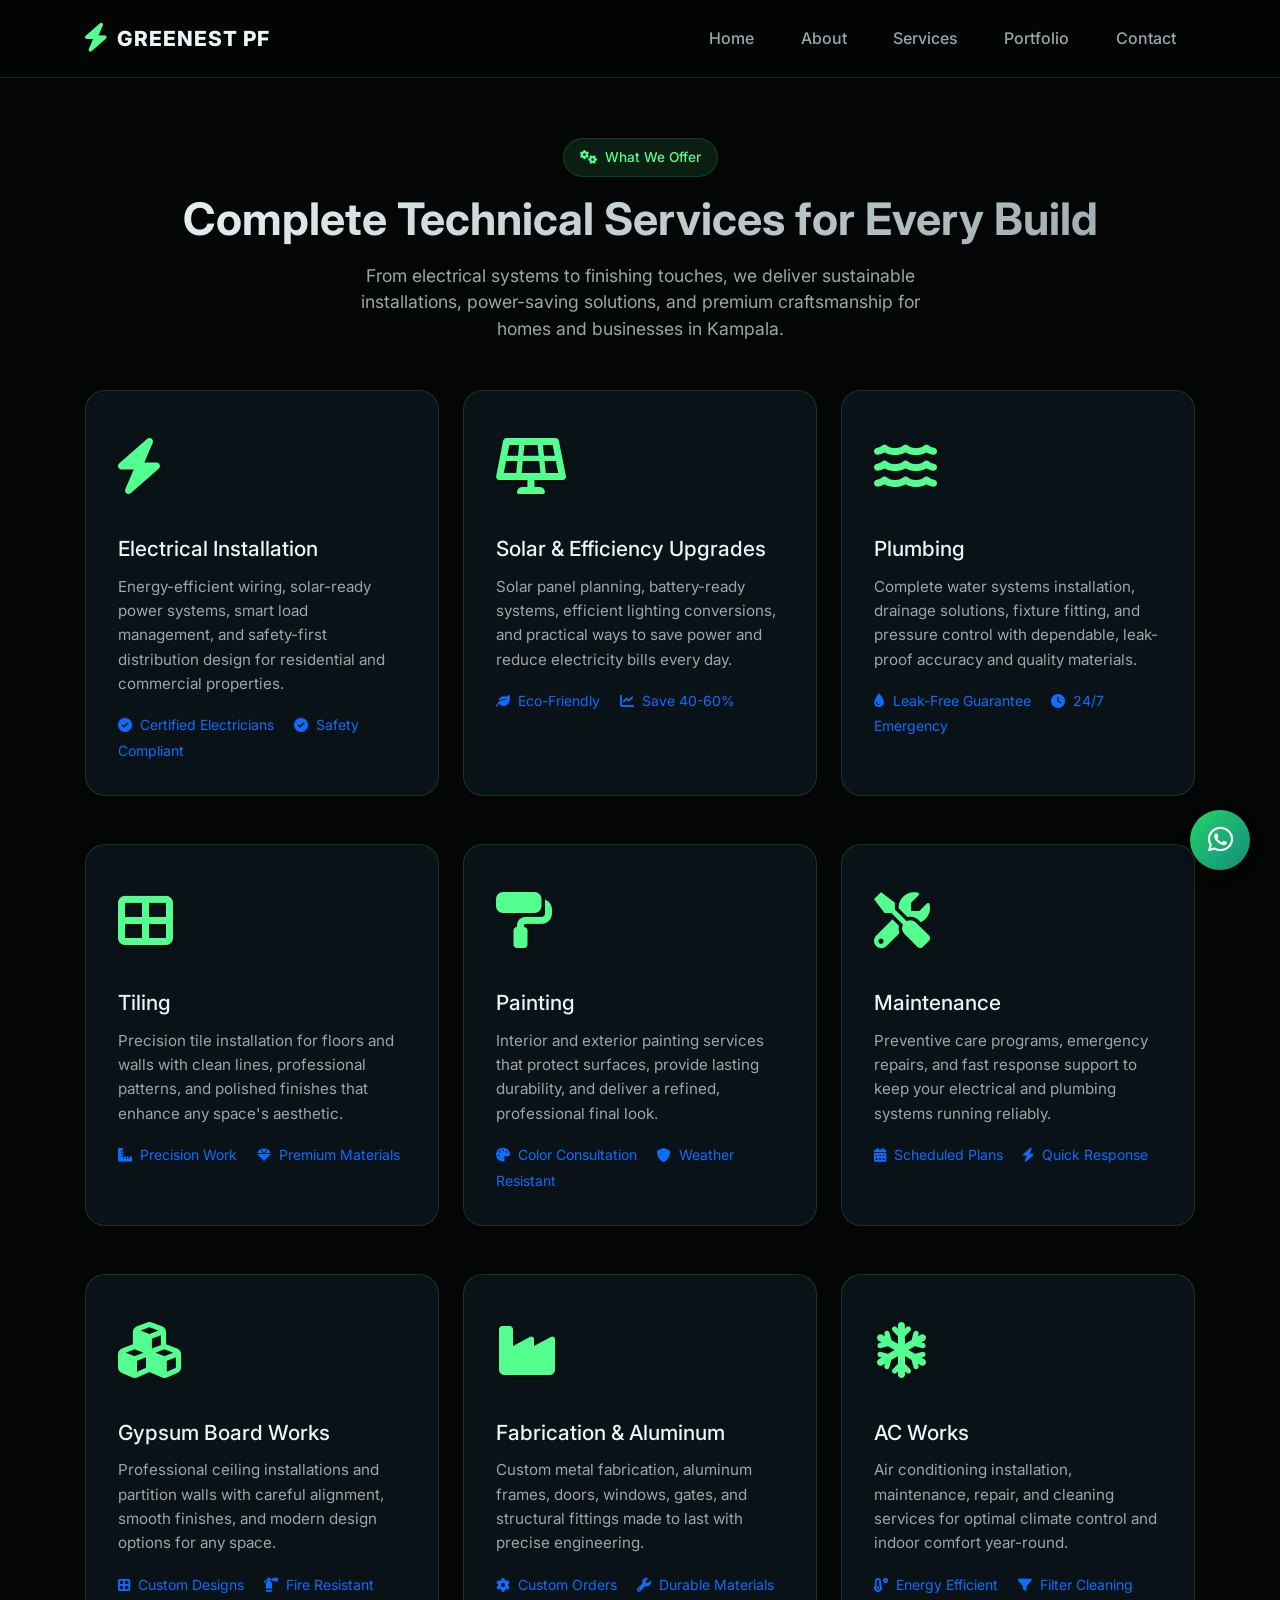
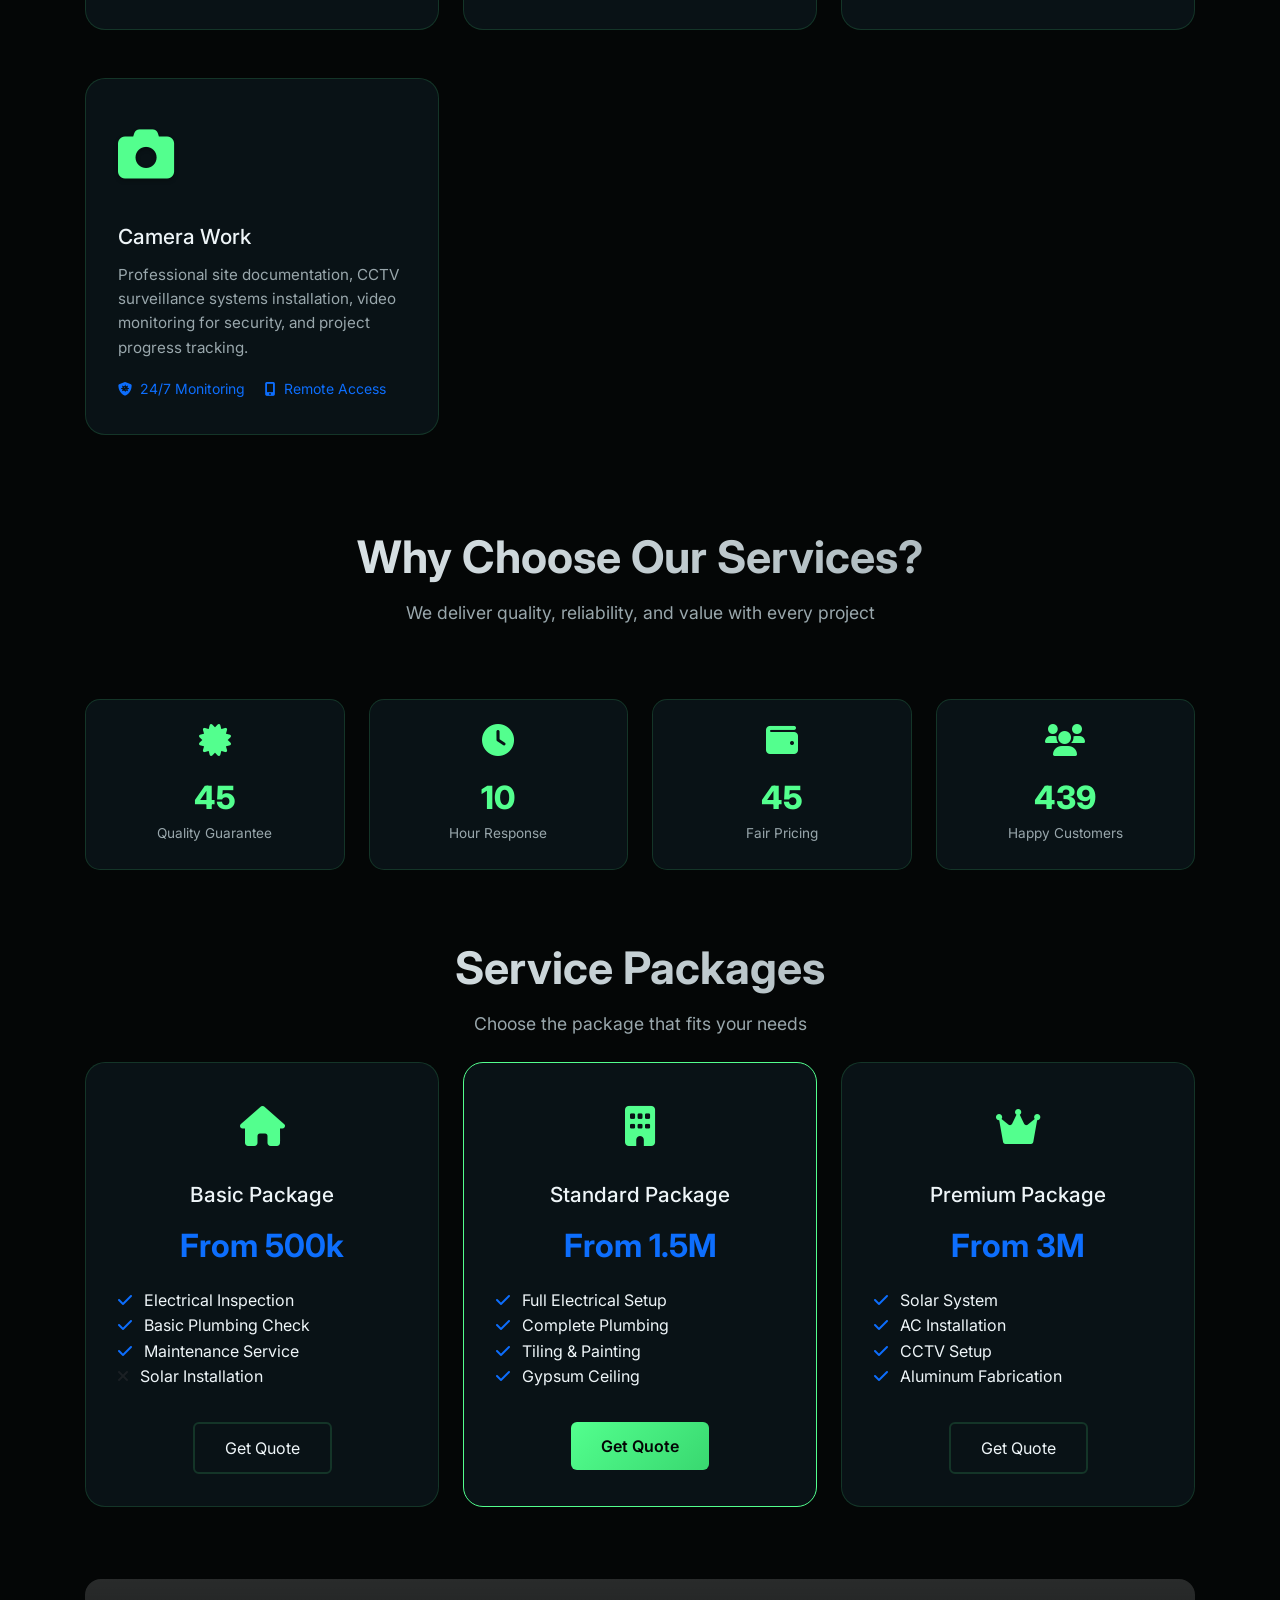
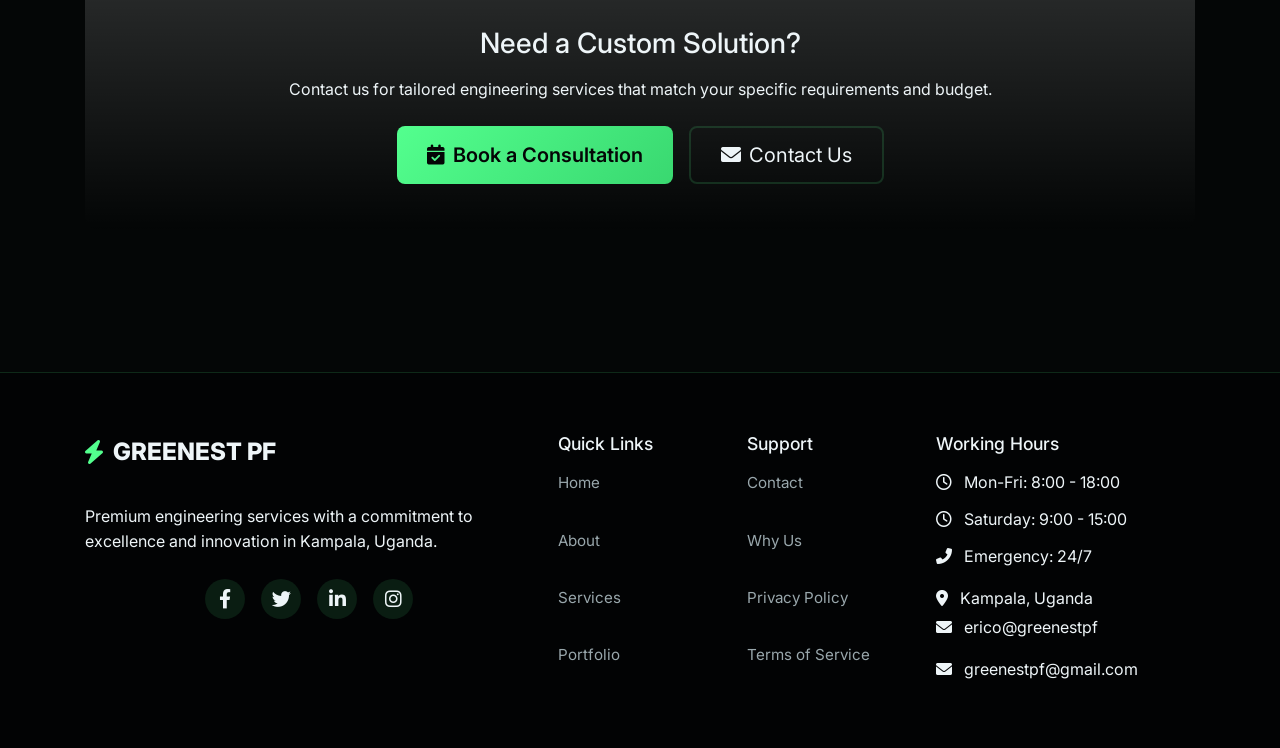
<file: services.html>
<!DOCTYPE html>
<html lang="en">

<head>
    <meta charset="UTF-8">
    <meta name="viewport" content="width=device-width, initial-scale=1.0, user-scalable=yes, viewport-fit=cover">
    <meta name="description"
        content="GREENEST PF Engineering Services Ltd offers electrical, plumbing, tiling, painting, maintenance, gypsum board, fabrication, AC, and camera services in Kampala, Uganda.">
    <meta name="keywords"
        content="engineering services, electrical installation, plumbing services, tiling, painting, maintenance, fabrication, AC installation, Kampala, Uganda">
    <meta name="author" content="GREENEST PF Engineering Services Ltd">
    <meta name="theme-color" content="#040606">

    <!-- Open Graph tags -->
    <meta property="og:title" content="Services | GREENEST PF - Professional Engineering Services in Kampala">
    <meta property="og:description"
        content="Complete technical services including electrical, plumbing, solar systems, tiling, painting, and fabrication">
    <meta property="og:type" content="website">

    <title>Services | GREENEST PF - Professional Engineering Services in Kampala</title>

    <!-- Preconnect for faster loading -->
    <link rel="preconnect" href="https://cdn.jsdelivr.net">
    <link rel="preconnect" href="https://cdnjs.cloudflare.com">
    <link rel="preconnect" href="https://fonts.googleapis.com">
    <link rel="preconnect" href="https://fonts.gstatic.com" crossorigin>

    <link href="https://cdn.jsdelivr.net/npm/bootstrap@5.3.0/dist/css/bootstrap.min.css" rel="stylesheet">
    <link rel="stylesheet" href="https://cdnjs.cloudflare.com/ajax/libs/font-awesome/6.0.0-beta3/css/all.min.css">
    <link
        href="https://fonts.googleapis.com/css2?family=Inter:opsz,wght@14..32,300;14..32,400;14..32,500;14..32,600;14..32,700;14..32,800&display=swap"
        rel="stylesheet">
    <link href="https://unpkg.com/aos@2.3.1/dist/aos.css" rel="stylesheet">
    <link rel="stylesheet" href="styles.css">

    <!-- Critical CSS -->
    <style>
        body {
            opacity: 0;
            transition: opacity 0.3s ease;
        }

        body.loaded {
            opacity: 1;
        }

        .scroll-progress {
            position: fixed;
            top: 0;
            left: 0;
            width: 0%;
            height: 3px;
            background: linear-gradient(90deg, #53ff8e, #39d870);
            z-index: 1001;
            transition: width 0.1s ease;
        }

        .pt-7 {
            padding-top: 7rem;
        }

        @media (max-width: 768px) {
            .pt-7 {
                padding-top: 5rem;
            }
        }

        .service-card {
            height: 100%;
            transition: all 0.3s ease;
        }

        .service-icon {
            font-size: clamp(2.5rem, 5vw, 3.5rem);
        }

        @media (max-width: 768px) {
            .service-card {
                padding: 1.5rem;
            }

            .service-card h3 {
                font-size: 1.2rem;
            }

            .service-card p {
                font-size: 0.9rem;
            }
        }
    </style>
</head>

<body>
    <div class="scroll-progress"></div>

    <!-- Navigation -->
    <nav class="navbar navbar-expand-lg fixed-top" id="mainNav">
        <div class="container">
            <a class="navbar-brand" href="index.html" aria-label="GREENEST PF Home">
                <div class="logo-wrapper">
                    <i class="fas fa-bolt" aria-hidden="true"></i>
                    <span class="brand-text">GREENEST PF</span>
                </div>
            </a>
            <button class="navbar-toggler" type="button" data-bs-toggle="collapse" data-bs-target="#navbarNav"
                aria-controls="navbarNav" aria-expanded="false" aria-label="Toggle navigation menu">
                <span class="navbar-toggler-icon"></span>
            </button>
            <div class="collapse navbar-collapse" id="navbarNav">
                <ul class="navbar-nav ms-auto">
                    <li class="nav-item"><a class="nav-link" href="index.html">Home</a></li>
                    <li class="nav-item"><a class="nav-link" href="about.html">About</a></li>
                    <li class="nav-item"><a class="nav-link active" href="services.html">Services</a></li>
                    <li class="nav-item"><a class="nav-link" href="portfolio.html">Portfolio</a></li>
                    <li class="nav-item"><a class="nav-link" href="contact.html">Contact</a></li>
                </ul>
            </div>
        </div>
    </nav>

    <main>
        <!-- Services Hero Section -->
        <section class="section-padding pt-7" id="services">
            <div class="container">
                <br>
                <div class="text-center mb-5" data-aos="fade-up">
                    <div class="section-badge d-inline-flex align-items-center mb-3">
                        <i class="fas fa-cogs me-2" aria-hidden="true"></i>
                        <span>What We Offer</span>
                    </div>
                    <h1 class="section-title mb-3">Complete Technical Services for Every Build</h1>
                    <p class="section-subtitle mx-auto">From electrical systems to finishing touches, we deliver
                        sustainable installations, power-saving solutions, and premium craftsmanship for homes and
                        businesses in Kampala.</p>
                </div>

                <!-- Service Categories Grid -->
                <div class="row g-4">
                    <!-- Electrical Installation -->
                    <div class="col-lg-4 col-md-6 col-12" data-aos="fade-up" data-aos-delay="0">
                        <div class="service-card h-100">
                            <div class="service-icon"><i class="fas fa-bolt" aria-hidden="true"></i></div>
                            <h3>Electrical Installation</h3>
                            <p>Energy-efficient wiring, solar-ready power systems, smart load management, and
                                safety-first distribution design for residential and commercial properties.</p>
                            <div class="service-overlay"></div>
                            <div class="mt-3">
                                <small class="text-primary">
                                    <i class="fas fa-check-circle me-1"></i> Certified Electricians
                                    <i class="fas fa-check-circle ms-3 me-1"></i> Safety Compliant
                                </small>
                            </div>
                        </div>
                    </div>

                    <!-- Solar & Efficiency -->
                    <div class="col-lg-4 col-md-6 col-12" data-aos="fade-up" data-aos-delay="100">
                        <div class="service-card h-100">
                            <div class="service-icon"><i class="fas fa-solar-panel" aria-hidden="true"></i></div>
                            <h3>Solar & Efficiency Upgrades</h3>
                            <p>Solar panel planning, battery-ready systems, efficient lighting conversions, and
                                practical ways to save power and reduce electricity bills every day.</p>
                            <div class="service-overlay"></div>
                            <div class="mt-3">
                                <small class="text-primary">
                                    <i class="fas fa-leaf me-1"></i> Eco-Friendly
                                    <i class="fas fa-chart-line ms-3 me-1"></i> Save 40-60%
                                </small>
                            </div>
                        </div>
                    </div>

                    <!-- Plumbing -->
                    <div class="col-lg-4 col-md-6 col-12" data-aos="fade-up" data-aos-delay="200">
                        <div class="service-card h-100">
                            <div class="service-icon"><i class="fas fa-water" aria-hidden="true"></i></div>
                            <h3>Plumbing</h3>
                            <p>Complete water systems installation, drainage solutions, fixture fitting, and pressure
                                control with dependable, leak-proof accuracy and quality materials.</p>
                            <div class="service-overlay"></div>
                            <div class="mt-3">
                                <small class="text-primary">
                                    <i class="fas fa-tint me-1"></i> Leak-Free Guarantee
                                    <i class="fas fa-clock ms-3 me-1"></i> 24/7 Emergency
                                </small>
                            </div>
                        </div>
                    </div>

                    <!-- Tiling -->
                    <div class="col-lg-4 col-md-6 col-12" data-aos="fade-up" data-aos-delay="300">
                        <div class="service-card h-100">
                            <div class="service-icon"><i class="fas fa-th-large" aria-hidden="true"></i></div>
                            <h3>Tiling</h3>
                            <p>Precision tile installation for floors and walls with clean lines, professional patterns,
                                and polished finishes that enhance any space's aesthetic.</p>
                            <div class="service-overlay"></div>
                            <div class="mt-3">
                                <small class="text-primary">
                                    <i class="fas fa-ruler-combined me-1"></i> Precision Work
                                    <i class="fas fa-gem ms-3 me-1"></i> Premium Materials
                                </small>
                            </div>
                        </div>
                    </div>

                    <!-- Painting -->
                    <div class="col-lg-4 col-md-6 col-12" data-aos="fade-up" data-aos-delay="400">
                        <div class="service-card h-100">
                            <div class="service-icon"><i class="fas fa-paint-roller" aria-hidden="true"></i></div>
                            <h3>Painting</h3>
                            <p>Interior and exterior painting services that protect surfaces, provide lasting
                                durability, and deliver a refined, professional final look.</p>
                            <div class="service-overlay"></div>
                            <div class="mt-3">
                                <small class="text-primary">
                                    <i class="fas fa-palette me-1"></i> Color Consultation
                                    <i class="fas fa-shield-alt ms-3 me-1"></i> Weather Resistant
                                </small>
                            </div>
                        </div>
                    </div>

                    <!-- Maintenance -->
                    <div class="col-lg-4 col-md-6 col-12" data-aos="fade-up" data-aos-delay="500">
                        <div class="service-card h-100">
                            <div class="service-icon"><i class="fas fa-tools" aria-hidden="true"></i></div>
                            <h3>Maintenance</h3>
                            <p>Preventive care programs, emergency repairs, and fast response support to keep your
                                electrical and plumbing systems running reliably.</p>
                            <div class="service-overlay"></div>
                            <div class="mt-3">
                                <small class="text-primary">
                                    <i class="fas fa-calendar-alt me-1"></i> Scheduled Plans
                                    <i class="fas fa-bolt ms-3 me-1"></i> Quick Response
                                </small>
                            </div>
                        </div>
                    </div>

                    <!-- Gypsum Board -->
                    <div class="col-lg-4 col-md-6 col-12" data-aos="fade-up" data-aos-delay="600">
                        <div class="service-card h-100">
                            <div class="service-icon"><i class="fas fa-cubes" aria-hidden="true"></i></div>
                            <h3>Gypsum Board Works</h3>
                            <p>Professional ceiling installations and partition walls with careful alignment, smooth
                                finishes, and modern design options for any space.</p>
                            <div class="service-overlay"></div>
                            <div class="mt-3">
                                <small class="text-primary">
                                    <i class="fas fa-border-all me-1"></i> Custom Designs
                                    <i class="fas fa-fire-extinguisher ms-3 me-1"></i> Fire Resistant
                                </small>
                            </div>
                        </div>
                    </div>

                    <!-- Fabrication & Aluminum -->
                    <div class="col-lg-4 col-md-6 col-12" data-aos="fade-up" data-aos-delay="700">
                        <div class="service-card h-100">
                            <div class="service-icon"><i class="fas fa-industry" aria-hidden="true"></i></div>
                            <h3>Fabrication & Aluminum</h3>
                            <p>Custom metal fabrication, aluminum frames, doors, windows, gates, and structural fittings
                                made to last with precise engineering.</p>
                            <div class="service-overlay"></div>
                            <div class="mt-3">
                                <small class="text-primary">
                                    <i class="fas fa-cog me-1"></i> Custom Orders
                                    <i class="fas fa-wrench ms-3 me-1"></i> Durable Materials
                                </small>
                            </div>
                        </div>
                    </div>

                    <!-- AC Works -->
                    <div class="col-lg-4 col-md-6 col-12" data-aos="fade-up" data-aos-delay="800">
                        <div class="service-card h-100">
                            <div class="service-icon"><i class="fas fa-snowflake" aria-hidden="true"></i></div>
                            <h3>AC Works</h3>
                            <p>Air conditioning installation, maintenance, repair, and cleaning services for optimal
                                climate control and indoor comfort year-round.</p>
                            <div class="service-overlay"></div>
                            <div class="mt-3">
                                <small class="text-primary">
                                    <i class="fas fa-temperature-low me-1"></i> Energy Efficient
                                    <i class="fas fa-filter ms-3 me-1"></i> Filter Cleaning
                                </small>
                            </div>
                        </div>
                    </div>

                    <!-- Camera Work -->
                    <div class="col-lg-4 col-md-6 col-12" data-aos="fade-up" data-aos-delay="900">
                        <div class="service-card h-100">
                            <div class="service-icon"><i class="fas fa-camera" aria-hidden="true"></i></div>
                            <h3>Camera Work</h3>
                            <p>Professional site documentation, CCTV surveillance systems installation, video monitoring
                                for security, and project progress tracking.</p>
                            <div class="service-overlay"></div>
                            <div class="mt-3">
                                <small class="text-primary">
                                    <i class="fas fa-shield-virus me-1"></i> 24/7 Monitoring
                                    <i class="fas fa-mobile-alt ms-3 me-1"></i> Remote Access
                                </small>
                            </div>
                        </div>
                    </div>
                </div>

                <!-- Why Choose Us Section -->
                <div class="row g-4 mt-5" data-aos="fade-up">
                    <div class="col-12">
                        <div class="text-center mb-4">
                            <h3 class="section-title">Why Choose Our Services?</h3>
                            <p class="section-subtitle mx-auto">We deliver quality, reliability, and value with every
                                project</p>
                        </div>
                    </div>
                    <div class="col-md-3 col-6">
                        <div class="stats-card text-center">
                            <i class="fas fa-certificate stats-icon"></i>
                            <div class="stats-number" data-count="100">0</div>
                            <div class="stats-label">Quality Guarantee</div>
                        </div>
                    </div>
                    <div class="col-md-3 col-6">
                        <div class="stats-card text-center">
                            <i class="fas fa-clock stats-icon"></i>
                            <div class="stats-number" data-count="24">0</div>
                            <div class="stats-label">Hour Response</div>
                        </div>
                    </div>
                    <div class="col-md-3 col-6">
                        <div class="stats-card text-center">
                            <i class="fas fa-wallet stats-icon"></i>
                            <div class="stats-number" data-count="100">0</div>
                            <div class="stats-label">Fair Pricing</div>
                        </div>
                    </div>
                    <div class="col-md-3 col-6">
                        <div class="stats-card text-center">
                            <i class="fas fa-users stats-icon"></i>
                            <div class="stats-number" data-count="1000">0</div>
                            <div class="stats-label">Happy Customers</div>
                        </div>
                    </div>
                </div>

                <!-- Service Packages -->
                <div class="mt-5" data-aos="fade-up">
                    <div class="text-center mb-4">
                        <h3 class="section-title">Service Packages</h3>
                        <p class="section-subtitle mx-auto">Choose the package that fits your needs</p>
                    </div>
                    <div class="row g-4">
                        <div class="col-md-4">
                            <div class="why-card text-center h-100">
                                <div class="why-icon"><i class="fas fa-home"></i></div>
                                <h3>Basic Package</h3>
                                <p class="text-primary fs-2 fw-bold">From 500k</p>
                                <ul class="list-unstyled text-start mt-3">
                                    <li><i class="fas fa-check text-primary me-2"></i> Electrical Inspection</li>
                                    <li><i class="fas fa-check text-primary me-2"></i> Basic Plumbing Check</li>
                                    <li><i class="fas fa-check text-primary me-2"></i> Maintenance Service</li>
                                    <li><i class="fas fa-times text-muted me-2"></i> Solar Installation</li>
                                </ul>
                                <button class="btn btn-outline-light mt-3 open-booking">Get Quote</button>
                            </div>
                        </div>
                        <div class="col-md-4">
                            <div class="why-card text-center h-100" style="border-color: var(--primary);">
                                <div class="why-icon"><i class="fas fa-building"></i></div>
                                <h3>Standard Package</h3>
                                <p class="text-primary fs-2 fw-bold">From 1.5M</p>
                                <ul class="list-unstyled text-start mt-3">
                                    <li><i class="fas fa-check text-primary me-2"></i> Full Electrical Setup</li>
                                    <li><i class="fas fa-check text-primary me-2"></i> Complete Plumbing</li>
                                    <li><i class="fas fa-check text-primary me-2"></i> Tiling & Painting</li>
                                    <li><i class="fas fa-check text-primary me-2"></i> Gypsum Ceiling</li>
                                </ul>
                                <button class="btn btn-primary mt-3 open-booking">Get Quote</button>
                            </div>
                        </div>
                        <div class="col-md-4">
                            <div class="why-card text-center h-100">
                                <div class="why-icon"><i class="fas fa-crown"></i></div>
                                <h3>Premium Package</h3>
                                <p class="text-primary fs-2 fw-bold">From 3M</p>
                                <ul class="list-unstyled text-start mt-3">
                                    <li><i class="fas fa-check text-primary me-2"></i> Solar System</li>
                                    <li><i class="fas fa-check text-primary me-2"></i> AC Installation</li>
                                    <li><i class="fas fa-check text-primary me-2"></i> CCTV Setup</li>
                                    <li><i class="fas fa-check text-primary me-2"></i> Aluminum Fabrication</li>
                                </ul>
                                <button class="btn btn-outline-light mt-3 open-booking">Get Quote</button>
                            </div>
                        </div>
                    </div>
                </div>

                <!-- CTA Section -->
                <div class="text-center mt-5" data-aos="fade-up">
                    <div class="bg-gradient p-5 rounded-4">
                        <h3 class="mb-3">Need a Custom Solution?</h3>
                        <p class="mb-4">Contact us for tailored engineering services that match your specific
                            requirements and budget.</p>
                        <div class="d-flex flex-wrap justify-content-center gap-3">
                            <button type="button" class="btn btn-primary btn-lg open-booking">
                                <i class="fas fa-calendar-check me-2" aria-hidden="true"></i>Book a Consultation
                            </button>
                            <a href="contact.html" class="btn btn-outline-light btn-lg">
                                <i class="fas fa-envelope me-2" aria-hidden="true"></i>Contact Us
                            </a>
                        </div>
                    </div>
                </div>
            </div>
        </section>
    </main>

    <!-- Footer -->
    <footer class="footer">
        <div class="container">
            <div class="row g-4">
                <div class="col-lg-5 col-md-12">
                    <div class="footer-brand"><i class="fas fa-bolt" aria-hidden="true"></i><span>GREENEST PF</span>
                    </div>
                    <p class="mt-3">Premium engineering services with a commitment to excellence and innovation in
                        Kampala, Uganda.</p>
                    <div class="social-links mt-4">
                        <a href="#" aria-label="Facebook"><i class="fab fa-facebook-f"></i></a>
                        <a href="#" aria-label="Twitter"><i class="fab fa-twitter"></i></a>
                        <a href="#" aria-label="LinkedIn"><i class="fab fa-linkedin-in"></i></a>
                        <a href="#" aria-label="Instagram"><i class="fab fa-instagram"></i></a>
                    </div>
                </div>
                <div class="col-lg-2 col-md-4 col-6">
                    <h4>Quick Links</h4>
                    <ul class="footer-links list-unstyled">
                        <li><a href="index.html">Home</a></li>
                        <li><a href="about.html">About</a></li>
                        <li><a href="services.html">Services</a></li>
                        <li><a href="portfolio.html">Portfolio</a></li>
                    </ul>
                </div>
                <div class="col-lg-2 col-md-4 col-6">
                    <h4>Support</h4>
                    <ul class="footer-links list-unstyled">
                        <li><a href="contact.html">Contact</a></li>
                        <li><a href="about.html">Why Us</a></li>
                        <li><a href="#">Privacy Policy</a></li>
                        <li><a href="#">Terms of Service</a></li>
                    </ul>
                </div>
                <div class="col-lg-3 col-md-4">
                    <h4>Working Hours</h4>
                    <ul class="footer-links list-unstyled">
                        <li><i class="far fa-clock me-2" aria-hidden="true"></i> Mon-Fri: 8:00 - 18:00</li>
                        <li><i class="far fa-clock me-2" aria-hidden="true"></i> Saturday: 9:00 - 15:00</li>
                        <li><i class="fas fa-phone-alt me-2" aria-hidden="true"></i> Emergency: 24/7</li>
                    </ul>
                    <div class="mt-3">
                        <p class="mb-1"><i class="fas fa-map-marker-alt me-2"></i> Kampala, Uganda</p>
                        <p><i class="fas fa-envelope me-2"></i> erico@greenestpf</p>
                        <p><i class="fas fa-envelope me-2"></i> greenestpf@gmail.com</p>
                    </div>
                </div>
            </div>
            <!-- <div class="footer-bottom text-center mt-5 pt-4">
                <p>&copy; 2026 GREENEST PF Engineering Services Ltd. All rights reserved.</p>
                <p class="mt-2">Built with <i class="fas fa-heart text-danger"></i> by <a
                        href="https://kndjoshua.github.io/KnD/" target="_blank" rel="noopener noreferrer">KnDjoshua</a>
                    in Kampala, Uganda</p>
            </div>
        </div> -->
    </footer>

    <!-- WhatsApp Float Button -->
    <a href="https://wa.me/256783756775" class="whatsapp-float" target="_blank" rel="noopener noreferrer"
        aria-label="Chat on WhatsApp">
        <i class="fab fa-whatsapp" aria-hidden="true"></i>
        <span class="whatsapp-tooltip">Chat with us</span>
    </a>

    <!-- Booking Modal -->
    <div class="booking-modal" id="bookingModal" aria-hidden="true" role="dialog" aria-labelledby="modalTitle">
        <div class="booking-modal-content">
            <button type="button" class="modal-close close-booking" aria-label="Close modal">
                <i class="fas fa-times" aria-hidden="true"></i>
            </button>
            <div class="modal-header">
                <h3 id="modalTitle">Book a Consultation</h3>
                <p>Send your booking request directly to greenestpf@gmail.com</p>
            </div>
            <form id="bookingForm" class="booking-form">
                <div class="row g-3">
                    <div class="col-md-6 col-12">
                        <label for="bookingName" class="form-label">Full Name *</label>
                        <input type="text" id="bookingName" name="name" class="form-control" required>
                    </div>
                    <div class="col-md-6 col-12">
                        <label for="bookingEmail" class="form-label">Email Address *</label>
                        <input type="email" id="bookingEmail" name="email" class="form-control" required>
                    </div>
                    <div class="col-md-6 col-12">
                        <label for="bookingPhone" class="form-label">Phone Number</label>
                        <input type="tel" id="bookingPhone" name="phone" class="form-control">
                    </div>
                    <div class="col-md-6 col-12">
                        <label for="bookingService" class="form-label">Service Needed *</label>
                        <select id="bookingService" name="service" class="form-select" required>
                            <option value="">Select a service</option>
                            <option value="Electrical Installation">Electrical Installation</option>
                            <option value="Solar & Efficiency Upgrade">Solar & Efficiency Upgrade</option>
                            <option value="Plumbing">Plumbing</option>
                            <option value="Tiling & Painting">Tiling & Painting</option>
                            <option value="Maintenance">Maintenance</option>
                            <option value="Gypsum Board Works">Gypsum Board Works</option>
                            <option value="Fabrication & Aluminum">Fabrication & Aluminum</option>
                            <option value="AC Works">AC Works</option>
                            <option value="Camera Work">Camera Work</option>
                        </select>
                    </div>
                    <div class="col-md-6 col-12">
                        <label for="bookingDate" class="form-label">Preferred Date</label>
                        <input type="date" id="bookingDate" name="date" class="form-control">
                    </div>
                    <div class="col-12">
                        <label for="bookingMessage" class="form-label">Project Details</label>
                        <textarea id="bookingMessage" name="message" class="form-control" rows="4"
                            placeholder="Tell us briefly about your project requirements"></textarea>
                    </div>
                </div>
                <div class="text-end mt-4">
                    <button type="submit" class="btn btn-primary btn-lg">Send Booking Request</button>
                </div>
            </form>
        </div>
    </div>

    <script src="https://cdn.jsdelivr.net/npm/bootstrap@5.3.0/dist/js/bootstrap.bundle.min.js" defer></script>
    <script src="https://unpkg.com/aos@2.3.1/dist/aos.js" defer></script>
    <script src="script.js" defer></script>

    <script>
        window.addEventListener('load', function () {
            if (typeof AOS !== 'undefined') {
                AOS.refresh();
            }
            document.body.classList.add('loaded');
        });
    </script>
</body>

</html>
</file>
<file: styles.css>
﻿/* ============================================
   VARIABLES & BASE STYLES
   ============================================ */
:root {
  --primary: #53ff8e;
  --primary-dark: #39d870;
  --primary-rgb: 83, 255, 142;
  --primary-glow: rgba(83, 255, 142, 0.3);

  --bg-dark: #040606;
  --bg-darker: #020304;
  --bg-card: rgba(10, 20, 24, 0.95);

  --text-primary: #eef5f8;
  --text-secondary: #99a7ac;
  --text-muted: #6b7b80;

  --border-light: rgba(83, 255, 142, 0.15);

  --transition-base: all 0.3s cubic-bezier(0.4, 0, 0.2, 1);
  --transition-slow: all 0.5s cubic-bezier(0.4, 0, 0.2, 1);
  
  /* Mobile touch targets minimum size */
  --touch-target-min: 44px;
}

* {
  margin: 0;
  padding: 0;
  box-sizing: border-box;
  -webkit-tap-highlight-color: transparent; /* Remove tap highlight on mobile */
}

html {
  scroll-behavior: smooth;
  scroll-padding-top: 80px;
  font-size: 16px; /* Base for rem units */
}

@media (max-width: 768px) {
  html {
    font-size: 14px; /* Slightly smaller base on tablets */
  }
}

@media (max-width: 480px) {
  html {
    font-size: 13px; /* Smaller base on phones */
  }
}

body {
  background: var(--bg-dark);
  color: var(--text-primary);
  font-family: 'Inter', sans-serif;
  line-height: 1.6;
  overflow-x: hidden;
  overflow-y: auto;
  -webkit-font-smoothing: antialiased;
  -moz-osx-font-smoothing: grayscale;
}

/* ============================================
   SCROLLBAR STYLING (Mobile optional)
   ============================================ */
@media (min-width: 768px) {
  ::-webkit-scrollbar {
    width: 8px;
  }

  ::-webkit-scrollbar-track {
    background: var(--bg-darker);
  }

  ::-webkit-scrollbar-thumb {
    background: var(--primary);
    border-radius: 10px;
  }

  ::-webkit-scrollbar-thumb:hover {
    background: var(--primary-dark);
  }
}

/* ============================================
   SCROLL PROGRESS BAR
   ============================================ */
.scroll-progress {
  position: fixed;
  top: 0;
  left: 0;
  width: 0%;
  height: 3px;
  background: linear-gradient(90deg, var(--primary), var(--primary-dark));
  z-index: 1001;
  transition: width 0.1s ease;
}

/* ============================================
   SECTION PADDING - Enhanced Mobile
   ============================================ */
.section-padding {
  padding: 80px 0;
}

@media (max-width: 992px) {
  .section-padding {
    padding: 70px 0;
  }
}

@media (max-width: 768px) {
  .section-padding {
    padding: 50px 0;
  }
}

@media (max-width: 576px) {
  .section-padding {
    padding: 40px 0;
  }
}

/* ============================================
   CONTAINER OPTIMIZATION
   ============================================ */
.container {
  width: 100%;
  padding-right: 15px;
  padding-left: 15px;
  margin-right: auto;
  margin-left: auto;
}

@media (min-width: 576px) {
  .container {
    max-width: 540px;
  }
}

@media (min-width: 768px) {
  .container {
    max-width: 720px;
  }
}

@media (min-width: 992px) {
  .container {
    max-width: 960px;
  }
}

@media (min-width: 1200px) {
  .container {
    max-width: 1140px;
  }
}

/* ============================================
   GRADIENT BACKGROUND
   ============================================ */
.bg-gradient {
  background: linear-gradient(135deg, rgba(83, 255, 142, 0.03), rgba(83, 255, 142, 0.01));
  position: relative;
}

/* ============================================
   TYPOGRAPHY - Enhanced Mobile
   ============================================ */
.gradient-text {
  background: linear-gradient(135deg, var(--primary), #ffffff);
  -webkit-background-clip: text;
  background-clip: text;
  color: transparent;
}

.section-badge {
  display: inline-flex !important;
  padding: 8px 16px;
  background: rgba(var(--primary-rgb), 0.1);
  border: 1px solid var(--border-light);
  border-radius: 100px;
  font-size: clamp(0.75rem, 3vw, 0.85rem);
  font-weight: 500;
  color: var(--primary);
  backdrop-filter: blur(10px);
  white-space: nowrap;
}

@media (max-width: 576px) {
  .section-badge {
    white-space: normal;
    padding: 6px 12px;
  }
}

.section-title {
  font-size: clamp(1.5rem, 6vw, 2.8rem);
  font-weight: 700;
  background: linear-gradient(135deg, var(--text-primary), var(--text-secondary));
  -webkit-background-clip: text;
  background-clip: text;
  color: transparent;
  line-height: 1.2;
  margin-bottom: 1rem;
}

.section-subtitle {
  color: var(--text-secondary);
  max-width: 600px;
  font-size: clamp(0.9rem, 4vw, 1.1rem);
  line-height: 1.5;
}

/* ============================================
   NAVIGATION - Enhanced Mobile
   ============================================ */
.navbar {
  background: rgba(4, 6, 6, 0.95);
  backdrop-filter: blur(20px);
  padding: 1rem 0;
  transition: var(--transition-base);
  border-bottom: 1px solid var(--border-light);
}

.navbar.scrolled {
  padding: 0.7rem 0;
  background: rgba(4, 6, 6, 0.98);
  box-shadow: 0 4px 20px rgba(0, 0, 0, 0.3);
}

.navbar-brand {
  padding: 0;
}

.logo-wrapper {
  display: flex;
  align-items: center;
  gap: 10px;
}

.logo-wrapper i {
  font-size: clamp(1.5rem, 5vw, 1.8rem);
  color: var(--primary);
  animation: pulse 2s infinite;
}

@keyframes pulse {
  0%, 100% {
    text-shadow: 0 0 0px var(--primary-glow);
  }
  50% {
    text-shadow: 0 0 10px var(--primary-glow);
  }
}

.brand-text {
  font-size: clamp(1.1rem, 4vw, 1.3rem);
  font-weight: 800;
  letter-spacing: 1px;
  color: var(--text-primary);
}

.navbar-nav {
  gap: 0.5rem;
}

@media (max-width: 991px) {
  .navbar-collapse {
    background: rgba(4, 6, 6, 0.98);
    backdrop-filter: blur(20px);
    padding: 1rem;
    border-radius: 15px;
    margin-top: 1rem;
    max-height: calc(100vh - 80px);
    overflow-y: auto;
  }

  .navbar-nav {
    gap: 0;
  }
}

.nav-link {
  color: var(--text-secondary) !important;
  font-weight: 500;
  padding: 0.6rem 1.2rem !important;
  border-radius: 100px;
  transition: var(--transition-base);
  font-size: clamp(0.875rem, 3vw, 1rem);
}

@media (max-width: 991px) {
  .nav-link {
    text-align: center;
    padding: 0.8rem !important;
    min-height: var(--touch-target-min);
    display: flex;
    align-items: center;
    justify-content: center;
  }
}

.nav-link:hover,
.nav-link.active {
  color: var(--primary) !important;
  background: rgba(var(--primary-rgb), 0.1);
}

.navbar-toggler {
  border-color: var(--border-light);
  background: rgba(255, 255, 255, 0.05);
  padding: 0.5rem;
  min-width: var(--touch-target-min);
  min-height: var(--touch-target-min);
}

.navbar-toggler-icon {
  background-image: url("data:image/svg+xml,%3csvg xmlns='http://www.w3.org/2000/svg' viewBox='0 0 30 30'%3e%3cpath stroke='rgba(83, 255, 142, 1)' stroke-linecap='round' stroke-miterlimit='10' stroke-width='2' d='M4 7h22M4 15h22M4 23h22'/%3e%3c/svg%3e");
}

/* ============================================
   HERO SECTION - Enhanced Mobile
   ============================================ */
.hero-section {
  min-height: 100vh;
  display: flex;
  align-items: center;
  position: relative;
  overflow: hidden;
  padding: 100px 0 60px;
}

@media (max-width: 768px) {
  .hero-section {
    padding: 80px 0 40px;
    min-height: auto;
  }
}

@media (max-width: 576px) {
  .hero-section {
    padding: 70px 0 30px;
  }
}

/* Hero Background Carousel */
.hero-section .heroSwiper {
  position: absolute;
  top: 0;
  left: 0;
  width: 100%;
  height: 100%;
  z-index: 0;
}

.hero-section .swiper-slide {
  background-size: cover;
  background-position: center;
}

@media (max-width: 768px) {
  .hero-section .swiper-slide {
    background-attachment: scroll; /* Fix for mobile performance */
  }
}

@media (min-width: 769px) {
  .hero-section .swiper-slide {
    background-attachment: fixed;
  }
}

.hero-section .swiper-pagination {
  bottom: 30px !important;
  z-index: 10;
}

.hero-section .swiper-pagination-bullet {
  background: rgba(255, 255, 255, 0.5);
  opacity: 1;
}

.hero-section .swiper-pagination-bullet-active {
  background: var(--primary);
}

.hero-section .swiper-button-next,
.hero-section .swiper-button-prev {
  color: var(--primary);
  width: 40px;
  height: 40px;
  background: rgba(83, 255, 142, 0.1);
  border-radius: 50%;
  display: flex;
  align-items: center;
  justify-content: center;
  z-index: 10;
  transition: var(--transition-base);
  backdrop-filter: blur(10px);
}

@media (max-width: 768px) {
  .hero-section .swiper-button-next,
  .hero-section .swiper-button-prev {
    width: 30px;
    height: 30px;
    display: none; /* Hide on very small screens or keep - your choice */
  }
}

@media (max-width: 480px) {
  .hero-section .swiper-button-next,
  .hero-section .swiper-button-prev {
    display: none; /* Better UX to hide on tiny screens */
  }
}

.hero-section .swiper-button-next:hover,
.hero-section .swiper-button-prev:hover {
  background: rgba(83, 255, 142, 0.2);
}

.hero-section .swiper-button-next::after,
.hero-section .swiper-button-prev::after {
  font-size: 18px;
}

@media (max-width: 768px) {
  .hero-section .swiper-button-next::after,
  .hero-section .swiper-button-prev::after {
    font-size: 14px;
  }
}

.hero-overlay {
  position: absolute;
  inset: 0;
  background:
    rgba(0, 0, 0, 0.4),
    radial-gradient(circle at 20% 50%, rgba(83, 255, 142, 0.08), transparent 50%),
    radial-gradient(circle at 80% 80%, rgba(83, 255, 142, 0.05), transparent 50%);
  pointer-events: none;
  z-index: 1;
}

.hero-content {
  position: relative;
  z-index: 2;
}

.hero-badge {
  display: inline-flex;
  align-items: center;
  padding: 8px 16px;
  background: rgba(var(--primary-rgb), 0.1);
  border: 1px solid var(--border-light);
  border-radius: 100px;
  font-size: clamp(0.75rem, 3vw, 0.85rem);
  backdrop-filter: blur(10px);
  margin-bottom: 1rem;
}

@media (max-width: 576px) {
  .hero-badge {
    padding: 6px 12px;
  }
}

.hero-title {
  font-size: clamp(1.8rem, 7vw, 4rem);
  font-weight: 800;
  line-height: 1.2;
  margin-bottom: 1rem;
}

.hero-text {
  color: var(--text-secondary);
  font-size: clamp(0.9rem, 4vw, 1.1rem);
  line-height: 1.6;
  margin-bottom: 1.5rem;
}

/* Buttons - Enhanced Mobile */
.btn {
  min-height: var(--touch-target-min);
  display: inline-flex;
  align-items: center;
  justify-content: center;
  white-space: normal;
  word-break: break-word;
}

.btn-primary {
  background: linear-gradient(135deg, var(--primary), var(--primary-dark));
  border: none;
  color: var(--bg-dark);
  font-weight: 600;
  padding: 12px 30px;
  transition: var(--transition-base);
}

@media (max-width: 768px) {
  .btn-primary {
    padding: 10px 24px;
    font-size: 0.9rem;
  }
}

.btn-primary:hover {
  transform: translateY(-3px);
  box-shadow: 0 8px 25px var(--primary-glow);
}

.btn-outline-light {
  border: 2px solid var(--border-light);
  color: var(--text-primary);
  padding: 12px 30px;
  transition: var(--transition-base);
  background: transparent;
}

@media (max-width: 768px) {
  .btn-outline-light {
    padding: 10px 24px;
    font-size: 0.9rem;
  }
}

.btn-outline-light:hover {
  border-color: var(--primary);
  background: rgba(var(--primary-rgb), 0.1);
  transform: translateY(-3px);
}

.hero-buttons {
  display: flex;
  gap: 1rem;
  flex-wrap: wrap;
}

@media (max-width: 768px) {
  .hero-buttons {
    flex-direction: column;
    width: 100%;
  }
  
  .hero-buttons .btn {
    width: 100%;
  }
}

.stat-card {
  text-align: center;
  padding: 0.5rem;
}

.stat-number {
  font-size: clamp(1.2rem, 5vw, 2rem);
  font-weight: 800;
  color: var(--primary);
}

.stat-label {
  font-size: clamp(0.7rem, 3vw, 0.85rem);
  color: var(--text-secondary);
}

@media (max-width: 576px) {
  .hero-stats .col-4 {
    padding: 0 0.5rem;
  }
  
  .stat-number {
    font-size: 1.2rem;
  }
  
  .stat-label {
    font-size: 0.65rem;
  }
}

.hero-card {
  background: var(--bg-card);
  backdrop-filter: blur(20px);
  border: 1px solid var(--border-light);
  border-radius: 20px;
  padding: 2rem;
  box-shadow: 0 20px 40px rgba(0, 0, 0, 0.3);
  margin-top: 2rem;
}

@media (max-width: 768px) {
  .hero-card {
    padding: 1.5rem;
    margin-top: 1.5rem;
  }
}

@media (max-width: 576px) {
  .hero-card {
    padding: 1.2rem;
  }
}

.hero-card-header {
  display: flex;
  align-items: center;
  padding-bottom: 1rem;
  margin-bottom: 1.5rem;
  border-bottom: 1px solid var(--border-light);
  color: var(--primary);
  font-weight: 600;
  font-size: clamp(0.9rem, 3vw, 1rem);
}

.hero-service-list li {
  padding: 12px 0;
  color: var(--text-secondary);
  transition: var(--transition-base);
  cursor: pointer;
  display: flex;
  align-items: center;
  gap: 8px;
  font-size: clamp(0.85rem, 3vw, 0.95rem);
}

@media (max-width: 576px) {
  .hero-service-list li {
    padding: 8px 0;
  }
}

.hero-service-list li:hover {
  transform: translateX(10px);
  color: var(--text-primary);
}

.hero-service-list li i {
  color: var(--primary);
  width: 25px;
  flex-shrink: 0;
}

.hero-card-footer {
  display: flex;
  align-items: center;
  justify-content: space-between;
  flex-wrap: wrap;
  gap: 0.5rem;
  padding-top: 1rem;
  margin-top: 1rem;
  border-top: 1px solid var(--border-light);
  font-size: clamp(0.75rem, 3vw, 0.85rem);
  color: var(--primary);
}

.scroll-indicator {
  position: absolute;
  bottom: 30px;
  left: 50%;
  transform: translateX(-50%);
  display: flex;
  align-items: center;
  gap: 10px;
  color: var(--text-secondary);
  font-size: 0.85rem;
  animation: bounce 2s infinite;
  cursor: pointer;
  z-index: 10;
}

@media (max-width: 768px) {
  .scroll-indicator {
    bottom: 20px;
    font-size: 0.75rem;
  }
}

@media (max-width: 576px) {
  .scroll-indicator {
    display: none; /* Hide on very small screens if needed */
  }
}

@keyframes bounce {
  0%, 100% {
    transform: translateX(-50%) translateY(0);
  }
  50% {
    transform: translateX(-50%) translateY(10px);
  }
}

/* ============================================
   ABOUT SECTION - Enhanced Mobile
   ============================================ */
.about-feature {
  display: flex;
  gap: 20px;
  padding: 20px;
  background: var(--bg-card);
  border-radius: 15px;
  border: 1px solid var(--border-light);
  transition: var(--transition-base);
  height: 100%;
}

@media (max-width: 768px) {
  .about-feature {
    flex-direction: column;
    text-align: center;
    gap: 15px;
    padding: 1.5rem;
  }
}

.about-feature:hover {
  transform: translateX(10px);
  border-color: var(--primary);
}

@media (max-width: 768px) {
  .about-feature:hover {
    transform: translateY(-5px);
  }
}

.feature-icon {
  width: 60px;
  height: 60px;
  background: rgba(var(--primary-rgb), 0.1);
  border-radius: 12px;
  display: flex;
  align-items: center;
  justify-content: center;
  font-size: 1.5rem;
  color: var(--primary);
  flex-shrink: 0;
}

@media (max-width: 768px) {
  .feature-icon {
    margin: 0 auto;
  }
}

.feature-content h3 {
  font-size: clamp(1rem, 4vw, 1.2rem);
  margin-bottom: 0.5rem;
}

.feature-content p {
  color: var(--text-secondary);
  margin: 0;
  font-size: clamp(0.85rem, 3vw, 0.95rem);
}

.stats-card {
  background: var(--bg-card);
  border: 1px solid var(--border-light);
  border-radius: 15px;
  padding: 1.5rem;
  transition: var(--transition-base);
  text-align: center;
  height: 100%;
}

@media (max-width: 768px) {
  .stats-card {
    margin-bottom: 1rem;
    padding: 1.2rem;
  }
}

.stats-card:hover {
  transform: translateY(-5px);
  border-color: var(--primary);
}

.stats-icon {
  font-size: clamp(1.5rem, 5vw, 2rem);
  color: var(--primary);
  margin-bottom: 1rem;
}

.stats-number {
  font-size: clamp(1.5rem, 5vw, 2rem);
  font-weight: 800;
  color: var(--primary);
}

.stats-label {
  font-size: clamp(0.75rem, 3vw, 0.85rem);
  color: var(--text-secondary);
}

/* ============================================
   SERVICES SECTION - Enhanced Mobile
   ============================================ */
.service-card {
  background: var(--bg-card);
  border: 1px solid var(--border-light);
  border-radius: 20px;
  padding: 2rem;
  position: relative;
  overflow: hidden;
  transition: var(--transition-base);
  height: 100%;
}

@media (max-width: 768px) {
  .service-card {
    padding: 1.5rem;
  }
}

@media (max-width: 576px) {
  .service-card {
    padding: 1.2rem;
  }
}

.service-card:hover {
  transform: translateY(-8px);
  border-color: var(--primary);
  box-shadow: 0 10px 30px rgba(0, 0, 0, 0.3);
}

.service-icon {
  font-size: clamp(2.5rem, 8vw, 3.5rem);
  color: var(--primary);
  margin-bottom: 1.5rem;
  text-shadow: 0 2px 4px rgba(0, 0, 0, 0.3);
  transition: var(--transition-base);
}

.service-card:hover .service-icon {
  transform: scale(1.1);
}

.service-card h3 {
  font-size: clamp(1.1rem, 4vw, 1.3rem);
  margin-bottom: 0.8rem;
}

.service-card p {
  color: var(--text-secondary);
  line-height: 1.6;
  margin: 0;
  font-size: clamp(0.85rem, 3vw, 0.95rem);
}

.service-overlay {
  position: absolute;
  inset: 0;
  background: radial-gradient(circle at center, rgba(var(--primary-rgb), 0.05), transparent);
  opacity: 0;
  transition: var(--transition-base);
}

.service-card:hover .service-overlay {
  opacity: 1;
}

/* ============================================
   PORTFOLIO GALLERY - Enhanced Mobile
   ============================================ */
.portfolio-gallery {
  margin-top: 2rem;
}

.portfolioSwiper {
  width: 100%;
  height: auto;
  max-height: 400px;
  aspect-ratio: 16/9;
}

@media (max-width: 768px) {
  .portfolioSwiper {
    max-height: 300px;
  }
}

@media (max-width: 576px) {
  .portfolioSwiper {
    max-height: 250px;
  }
}

.portfolioSwiper .swiper-slide {
  text-align: center;
  font-size: 18px;
  background: #fff;
  display: flex;
  justify-content: center;
  align-items: center;
  border-radius: 15px;
  overflow: hidden;
}

.portfolioSwiper .swiper-slide img {
  display: block;
  width: 100%;
  height: 100%;
  object-fit: cover;
}

.portfolioSwiper .swiper-pagination {
  bottom: 10px;
}

.portfolioSwiper .swiper-button-next,
.portfolioSwiper .swiper-button-prev {
  color: var(--primary);
}

@media (max-width: 576px) {
  .portfolioSwiper .swiper-button-next,
  .portfolioSwiper .swiper-button-prev {
    display: none;
  }
}

/* ============================================
   WHY US SECTION - Enhanced Mobile
   ============================================ */
.why-card {
  background: var(--bg-card);
  border: 1px solid var(--border-light);
  border-radius: 20px;
  padding: 2rem;
  position: relative;
  transition: var(--transition-base);
  height: 100%;
}

@media (max-width: 768px) {
  .why-card {
    padding: 1.5rem;
  }
}

@media (max-width: 576px) {
  .why-card {
    padding: 1.2rem;
  }
}

.why-card:hover {
  transform: translateY(-5px);
  border-color: var(--primary);
}

.why-icon {
  font-size: clamp(2rem, 6vw, 2.5rem);
  color: var(--primary);
  margin-bottom: 1.5rem;
}

.why-card h3 {
  font-size: clamp(1.1rem, 4vw, 1.3rem);
  margin-bottom: 0.8rem;
}

.why-card p {
  color: var(--text-secondary);
  margin: 0;
  font-size: clamp(0.85rem, 3vw, 0.95rem);
}

.why-number {
  position: absolute;
  bottom: 1.5rem;
  right: 1.5rem;
  font-size: clamp(2rem, 6vw, 3rem);
  font-weight: 800;
  color: rgba(var(--primary-rgb), 0.1);
  pointer-events: none;
}

/* ============================================
   CONTACT SECTION - Enhanced Mobile
   ============================================ */
.contact-info {
  background: var(--bg-card);
  border: 1px solid var(--border-light);
  border-radius: 20px;
  padding: 2rem;
  height: 100%;
}

@media (max-width: 768px) {
  .contact-info {
    padding: 1.5rem;
    margin-bottom: 1.5rem;
  }
}

.contact-item {
  display: flex;
  align-items: flex-start;
  gap: 1rem;
  margin-bottom: 1.5rem;
}

@media (max-width: 576px) {
  .contact-item {
    flex-direction: column;
    align-items: center;
    text-align: center;
  }
}

.contact-icon {
  width: 50px;
  height: 50px;
  background: rgba(var(--primary-rgb), 0.1);
  border-radius: 12px;
  display: flex;
  align-items: center;
  justify-content: center;
  font-size: 1.3rem;
  color: var(--primary);
  flex-shrink: 0;
}

@media (max-width: 576px) {
  .contact-icon {
    margin: 0 auto;
  }
}

.contact-item h4 {
  font-size: clamp(0.9rem, 3vw, 1rem);
  color: var(--text-secondary);
  margin-bottom: 0.3rem;
}

.contact-item a,
.contact-item p {
  color: var(--text-primary);
  text-decoration: none;
  transition: var(--transition-base);
  word-break: break-word;
  font-size: clamp(0.85rem, 3vw, 0.95rem);
}

.contact-item a:hover {
  color: var(--primary);
}

.contact-map {
  background: var(--bg-card);
  border: 1px solid var(--border-light);
  border-radius: 20px;
  overflow: hidden;
  height: 100%;
  min-height: 400px;
}

@media (max-width: 768px) {
  .contact-map {
    min-height: 300px;
  }
}

@media (max-width: 576px) {
  .contact-map {
    min-height: 250px;
  }
}

.contact-map iframe {
  width: 100%;
  height: 100%;
  min-height: inherit;
}

/* ============================================
   FOOTER - Enhanced Mobile
   ============================================ */
.footer {
  background: var(--bg-darker);
  border-top: 1px solid var(--border-light);
  padding: 60px 0 20px;
  margin-top: 60px;
}

@media (max-width: 768px) {
  .footer {
    padding: 40px 0 20px;
    margin-top: 40px;
    text-align: center;
  }
  
  .footer .col-md-4,
  .footer .col-md-3,
  .footer .col-md-2 {
    margin-bottom: 2rem;
  }
}

.footer-brand {
  display: inline-flex;
  align-items: center;
  gap: 10px;
  font-size: clamp(1.2rem, 5vw, 1.5rem);
  font-weight: 800;
  margin-bottom: 1rem;
}

.footer-brand i {
  color: var(--primary);
}

.footer-brand span {
  color: var(--text-primary);
}

.footer h4 {
  font-size: clamp(1rem, 4vw, 1.1rem);
  margin-bottom: 1rem;
  color: var(--text-primary);
}

@media (max-width: 768px) {
  .footer h4 {
    margin-top: 1rem;
  }
}

.footer-links {
  list-style: none;
  padding: 0;
}

.footer-links li {
  margin-bottom: 0.7rem;
}

.footer-links a {
  color: var(--text-secondary);
  text-decoration: none;
  transition: var(--transition-base);
  display: inline-block;
  font-size: clamp(0.85rem, 3vw, 0.95rem);
  min-height: var(--touch-target-min);
  line-height: 1.5;
}

.footer-links a:hover {
  color: var(--primary);
  padding-left: 5px;
}

@media (max-width: 768px) {
  .footer-links a {
    padding: 0.5rem 0;
  }
}

.social-links {
  display: flex;
  gap: 1rem;
  justify-content: center;
  flex-wrap: wrap;
}

.social-links a {
  width: 40px;
  height: 40px;
  background: rgba(var(--primary-rgb), 0.1);
  border-radius: 50%;
  display: flex;
  align-items: center;
  justify-content: center;
  color: var(--text-primary);
  transition: var(--transition-base);
  text-decoration: none;
  font-size: 1.2rem;
}

@media (max-width: 576px) {
  .social-links a {
    width: 44px;
    height: 44px;
  }
}

.social-links a:hover {
  background: var(--primary);
  color: var(--bg-dark);
  transform: translateY(-3px);
}

.footer-bottom {
  border-top: 1px solid var(--border-light);
  padding-top: 20px;
  margin-top: 20px;
  color: var(--text-secondary);
  font-size: clamp(0.75rem, 3vw, 0.85rem);
  text-align: center;
}

/* ============================================
   WHATSAPP FLOAT BUTTON - Enhanced Mobile
   ============================================ */
.whatsapp-float {
  position: fixed;
  bottom: 30px;
  right: 30px;
  width: 60px;
  height: 60px;
  background: linear-gradient(135deg, #25d366, #128C7E);
  border-radius: 50%;
  display: flex;
  align-items: center;
  justify-content: center;
  color: white;
  font-size: 1.8rem;
  box-shadow: 0 4px 15px rgba(0, 0, 0, 0.3);
  transition: var(--transition-base);
  z-index: 99;
  text-decoration: none;
}

@media (max-width: 768px) {
  .whatsapp-float {
    bottom: 20px;
    right: 20px;
    width: 50px;
    height: 50px;
    font-size: 1.5rem;
  }
}

@media (max-width: 576px) {
  .whatsapp-float {
    bottom: 15px;
    right: 15px;
    width: 48px;
    height: 48px;
    font-size: 1.3rem;
  }
}

.whatsapp-float:hover {
  transform: scale(1.1) rotate(5deg);
  box-shadow: 0 8px 25px rgba(0, 0, 0, 0.4);
  color: white;
}

.whatsapp-tooltip {
  position: absolute;
  right: 70px;
  background: var(--bg-card);
  backdrop-filter: blur(10px);
  padding: 0.5rem 1rem;
  border-radius: 100px;
  font-size: 0.8rem;
  white-space: nowrap;
  opacity: 0;
  pointer-events: none;
  transition: var(--transition-base);
}

@media (max-width: 768px) {
  .whatsapp-tooltip {
    display: none; /* Hide tooltip on mobile for cleaner UI */
  }
}

.whatsapp-float:hover .whatsapp-tooltip {
  opacity: 1;
  transform: translateX(-5px);
}

/* ============================================
   BOOKING MODAL - Enhanced Mobile
   ============================================ */
.booking-modal {
  position: fixed;
  inset: 0;
  display: flex;
  align-items: center;
  justify-content: center;
  background: rgba(0, 0, 0, 0.75);
  padding: 2rem;
  opacity: 0;
  visibility: hidden;
  transition: opacity 0.3s ease, visibility 0.3s ease;
  z-index: 1100;
}

@media (max-width: 768px) {
  .booking-modal {
    padding: 1rem;
    align-items: flex-start;
    overflow-y: auto;
  }
}

.booking-modal.active {
  opacity: 1;
  visibility: visible;
}

.booking-modal-content {
  width: min(680px, 100%);
  background: rgba(9, 16, 21, 0.98);
  border: 1px solid rgba(var(--primary-rgb), 0.18);
  border-radius: 24px;
  box-shadow: 0 30px 80px rgba(0, 0, 0, 0.45);
  padding: 2.5rem;
  position: relative;
}

@media (max-width: 768px) {
  .booking-modal-content {
    padding: 1.5rem;
    max-height: 90vh;
    overflow-y: auto;
  }
}

@media (max-width: 576px) {
  .booking-modal-content {
    padding: 1.2rem;
  }
}

.modal-close {
  position: absolute;
  top: 18px;
  right: 18px;
  width: 44px;
  height: 44px;
  border: none;
  border-radius: 50%;
  background: rgba(255, 255, 255, 0.08);
  color: var(--text-primary);
  font-size: 1.1rem;
  display: grid;
  place-items: center;
  cursor: pointer;
  transition: var(--transition-base);
}

@media (max-width: 768px) {
  .modal-close {
    top: 12px;
    right: 12px;
    width: 38px;
    height: 38px;
  }
}

.modal-close:hover {
  background: rgba(255, 255, 255, 0.14);
}

.modal-header h3 {
  font-size: clamp(1.5rem, 5vw, 2.4rem);
  margin-bottom: 0.5rem;
}

.modal-header p {
  color: var(--text-secondary);
  margin-bottom: 1.8rem;
  font-size: clamp(0.85rem, 3vw, 1rem);
}

.booking-form .form-label {
  color: var(--text-secondary);
  font-size: clamp(0.85rem, 3vw, 0.95rem);
}

.booking-form .form-control,
.booking-form .form-select,
.booking-form textarea {
  background: rgba(255, 255, 255, 0.04);
  border: 1px solid rgba(255, 255, 255, 0.08);
  color: var(--text-primary);
  font-size: clamp(0.9rem, 3vw, 1rem);
  min-height: var(--touch-target-min);
}

.booking-form .form-control:focus,
.booking-form .form-select:focus,
.booking-form textarea:focus {
  border-color: var(--primary);
  box-shadow: 0 0 0 4px rgba(var(--primary-rgb), 0.12);
}

.booking-form textarea {
  resize: vertical;
}

.booking-form button[type="submit"] {
  width: 100%;
  margin-top: 1rem;
  min-height: var(--touch-target-min);
}

/* ============================================
   ANIMATIONS - Optimized for Mobile
   ============================================ */
@keyframes fadeInUp {
  from {
    opacity: 0;
    transform: translateY(30px);
  }
  to {
    opacity: 1;
    transform: translateY(0);
  }
}

.fade-in-up {
  animation: fadeInUp 0.6s ease forwards;
}

/* Reduce motion for users who prefer it */
@media (prefers-reduced-motion: reduce) {
  *,
  *::before,
  *::after {
    animation-duration: 0.01ms !important;
    animation-iteration-count: 1 !important;
    transition-duration: 0.01ms !important;
    scroll-behavior: auto !important;
  }
  
  .fade-in-up {
    animation: none;
    opacity: 1;
    transform: none;
  }
}

/* ============================================
   UTILITY CLASSES FOR MOBILE
   ============================================ */
@media (max-width: 576px) {
  .hide-on-mobile {
    display: none !important;
  }
  
  .text-center-mobile {
    text-align: center !important;
  }
  
  .mb-2-mobile {
    margin-bottom: 0.5rem !important;
  }
  
  .mb-3-mobile {
    margin-bottom: 1rem !important;
  }
  
  .mb-4-mobile {
    margin-bottom: 1.5rem !important;
  }
}

@media (min-width: 577px) and (max-width: 768px) {
  .hide-on-tablet {
    display: none !important;
  }
}

/* Touch-friendly improvements */
button,
a,
[role="button"],
input,
select,
textarea {
  touch-action: manipulation;
}

/* Prevent text resize on orientation change */
input[type="text"],
input[type="email"],
input[type="tel"],
textarea {
  font-size: 16px !important; /* Prevents zoom on iOS */
}

/* Fix for 100vh issue on mobile browsers */
.hero-section {
  min-height: 100vh;
  min-height: -webkit-fill-available;
}

/* Smooth images on mobile */
img {
  max-width: 100%;
  height: auto;
  display: block;
}

/* Better grid spacing on mobile */
.row {
  margin-right: -12px;
  margin-left: -12px;
}

.row > [class*="col-"] {
  padding-right: 12px;
  padding-left: 12px;
  margin-bottom: 24px;
}

@media (max-width: 768px) {
  .row {
    margin-right: -10px;
    margin-left: -10px;
  }
  
  .row > [class*="col-"] {
    padding-right: 10px;
    padding-left: 10px;
    margin-bottom: 20px;
  }
}

/* Fix for Bootstrap columns on mobile */
@media (max-width: 576px) {
  .col-6 {
    flex: 0 0 50%;
    max-width: 50%;
  }
}

/* Additional responsive breakpoint for large phones */
@media (min-width: 768px) and (max-width: 991px) {
  .hero-stats .stat-number {
    font-size: 1.8rem;
  }
  
  .section-title {
    font-size: 2.2rem;
  }
}
</file>
